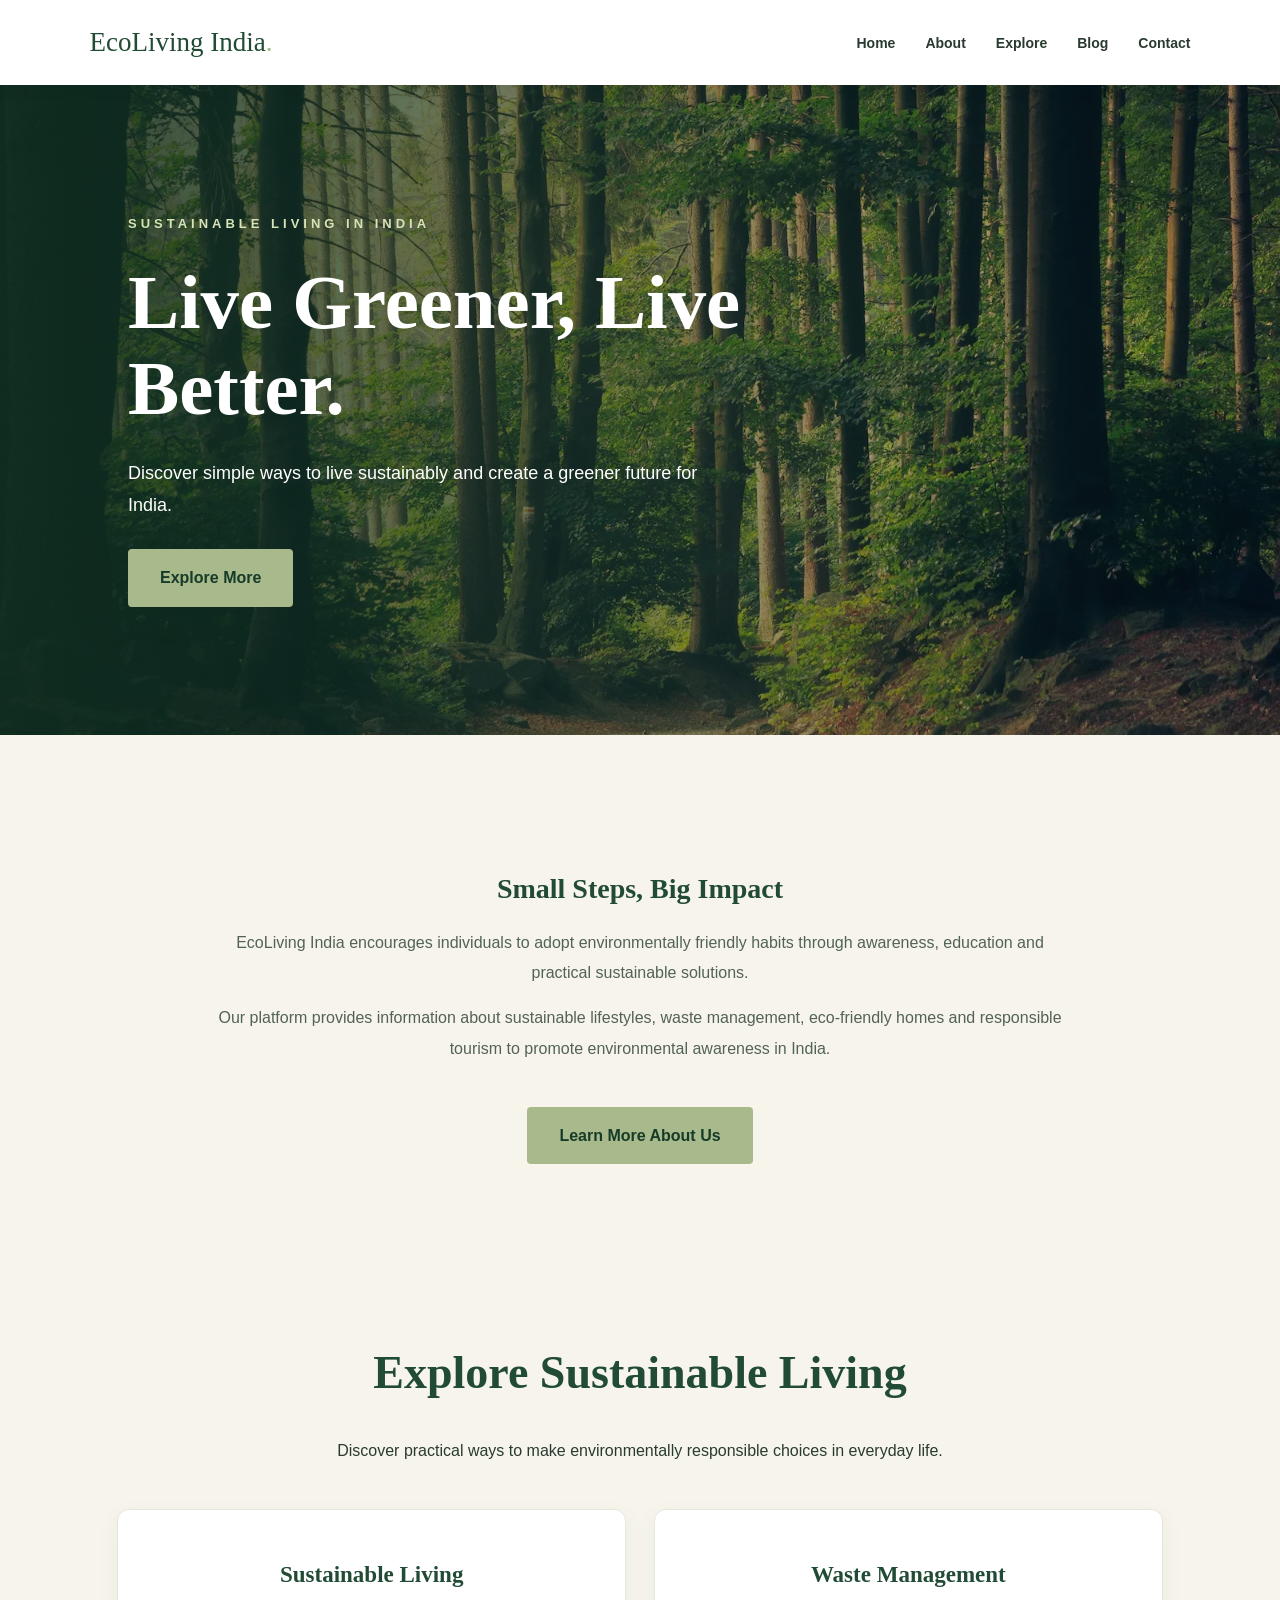
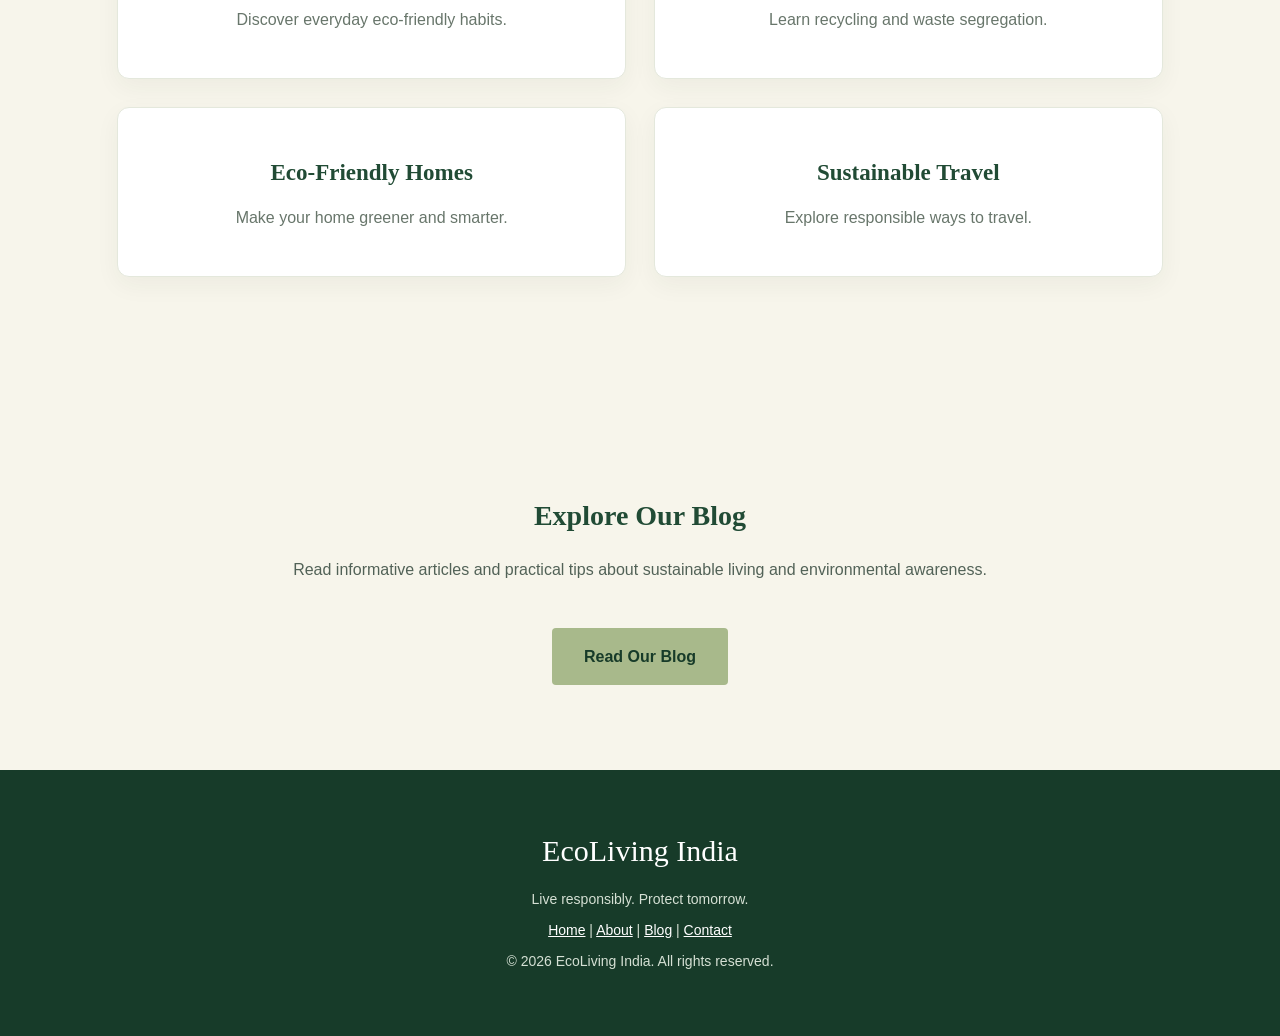
<file: index.html>
<!DOCTYPE html>

<html lang="en">
<head>
<!-- Google Analytics 4 -->
<script async src="https://www.googletagmanager.com/gtag/js?id=G-M5W28MQ7WM"></script>
<script>
  window.dataLayer = window.dataLayer || [];
  function gtag(){dataLayer.push(arguments);}
  gtag('js', new Date());
  gtag('config', 'G-M5W28MQ7WM');
</script>

<meta charset="utf-8"/>
<meta content="width=device-width, initial-scale=1.0" name="viewport"/>
<title>EcoLiving India | Sustainable Living Made Simple</title>
<meta content="Explore sustainable living in India through practical guides on eco-friendly homes, waste management, recycling and responsible travel." name="description"/>
<meta content="index, follow" name="robots"/>
<link href="style.css" rel="stylesheet"/>
<link href="https://meghae23.github.io/ecoliving-india/" rel="canonical"/><meta content="EcoLiving India | Sustainable Living Made Simple" property="og:title"/><meta content="Explore sustainable living in India through practical guides on eco-friendly homes, waste management, recycling and responsible travel." property="og:description"/><meta content="https://meghae23.github.io/ecoliving-india/" property="og:url"/><meta content="website" property="og:type"/><meta content="EcoLiving India" property="og:site_name"/><meta content="summary" name="twitter:card"/><meta content="EcoLiving India | Sustainable Living Made Simple" name="twitter:title"/><meta content="Explore sustainable living in India through practical guides on eco-friendly homes, waste management, recycling and responsible travel." name="twitter:description"/><meta content="strict-origin-when-cross-origin" name="referrer"/><script type="application/ld+json">{"@context": "https://schema.org", "@graph": [{"@type": "WebSite", "@id": "https://meghae23.github.io/ecoliving-india/#website", "name": "EcoLiving India", "url": "https://meghae23.github.io/ecoliving-india/"}, {"@type": "Organization", "@id": "https://meghae23.github.io/ecoliving-india/#organization", "name": "EcoLiving India", "url": "https://meghae23.github.io/ecoliving-india/"}]}</script></head>
<body>
<!-- Header and Navigation -->
<header>
<nav class="navbar">
<div class="brand">EcoLiving India<span>.</span></div>
<ul>
<li><a href="./">Home</a></li>
<li><a href="about.html">About</a></li>
<li><a href="#topics">Explore</a></li>
<li><a href="blog.html">Blog</a></li>
<li><a href="contact.html">Contact</a></li>
</ul>
</nav>
</header>
<main>
<!-- Hero Section -->
<section class="hero" id="home">
<div class="hero-content">
<p class="tagline">SUSTAINABLE LIVING IN INDIA</p>
<h1>Live Greener, Live Better.</h1>
<p>
                    Discover simple ways to live sustainably
                    and create a greener future for India.
                </p>
<a class="btn" href="#topics">Explore More</a>
</div>
</section>
<!-- About Section -->
<section class="about" id="about">
<h2>Small Steps, Big Impact</h2>
<p>
                EcoLiving India encourages individuals to adopt
                environmentally friendly habits through awareness,
                education and practical sustainable solutions.
            </p>
<p>
                Our platform provides information about sustainable
                lifestyles, waste management, eco-friendly homes
                and responsible tourism to promote environmental
                awareness in India.
            </p>
<a class="btn" href="about.html">Learn More About Us</a>
</section>
<!-- Explore Topics -->
<section class="topics" id="topics">
<h2>Explore Sustainable Living</h2>
<p>
                Discover practical ways to make environmentally
                responsible choices in everyday life.
            </p>
<div class="topic-grid">
<a class="topic-card" href="sustainable-living.html">
<h3>Sustainable Living</h3>
<p>Discover everyday eco-friendly habits.</p>
</a>
<a class="topic-card" href="waste-management.html">
<h3>Waste Management</h3>
<p>Learn recycling and waste segregation.</p>
</a>
<a class="topic-card" href="eco-homes.html">
<h3>Eco-Friendly Homes</h3>
<p>Make your home greener and smarter.</p>
</a>
<a class="topic-card" href="sustainable-travel.html">
<h3>Sustainable Travel</h3>
<p>Explore responsible ways to travel.</p>
</a>
</div>
</section>
<!-- Blog Section -->
<section class="about">
<h2>Explore Our Blog</h2>
<p>
                Read informative articles and practical tips
                about sustainable living and environmental awareness.
            </p>
<a class="btn" href="blog.html">Read Our Blog</a>
</section>
</main>
<!-- Footer -->
<footer>
<div class="brand">EcoLiving India</div>
<p>Live responsibly. Protect tomorrow.</p>
<p>
<a href="./">Home</a> |
            <a href="about.html">About</a> |
            <a href="blog.html">Blog</a> |
            <a href="contact.html">Contact</a>
</p>
<p>© 2026 EcoLiving India. All rights reserved.</p>
</footer>
<script src="script.js"></script>
</body>
</html>
</file>
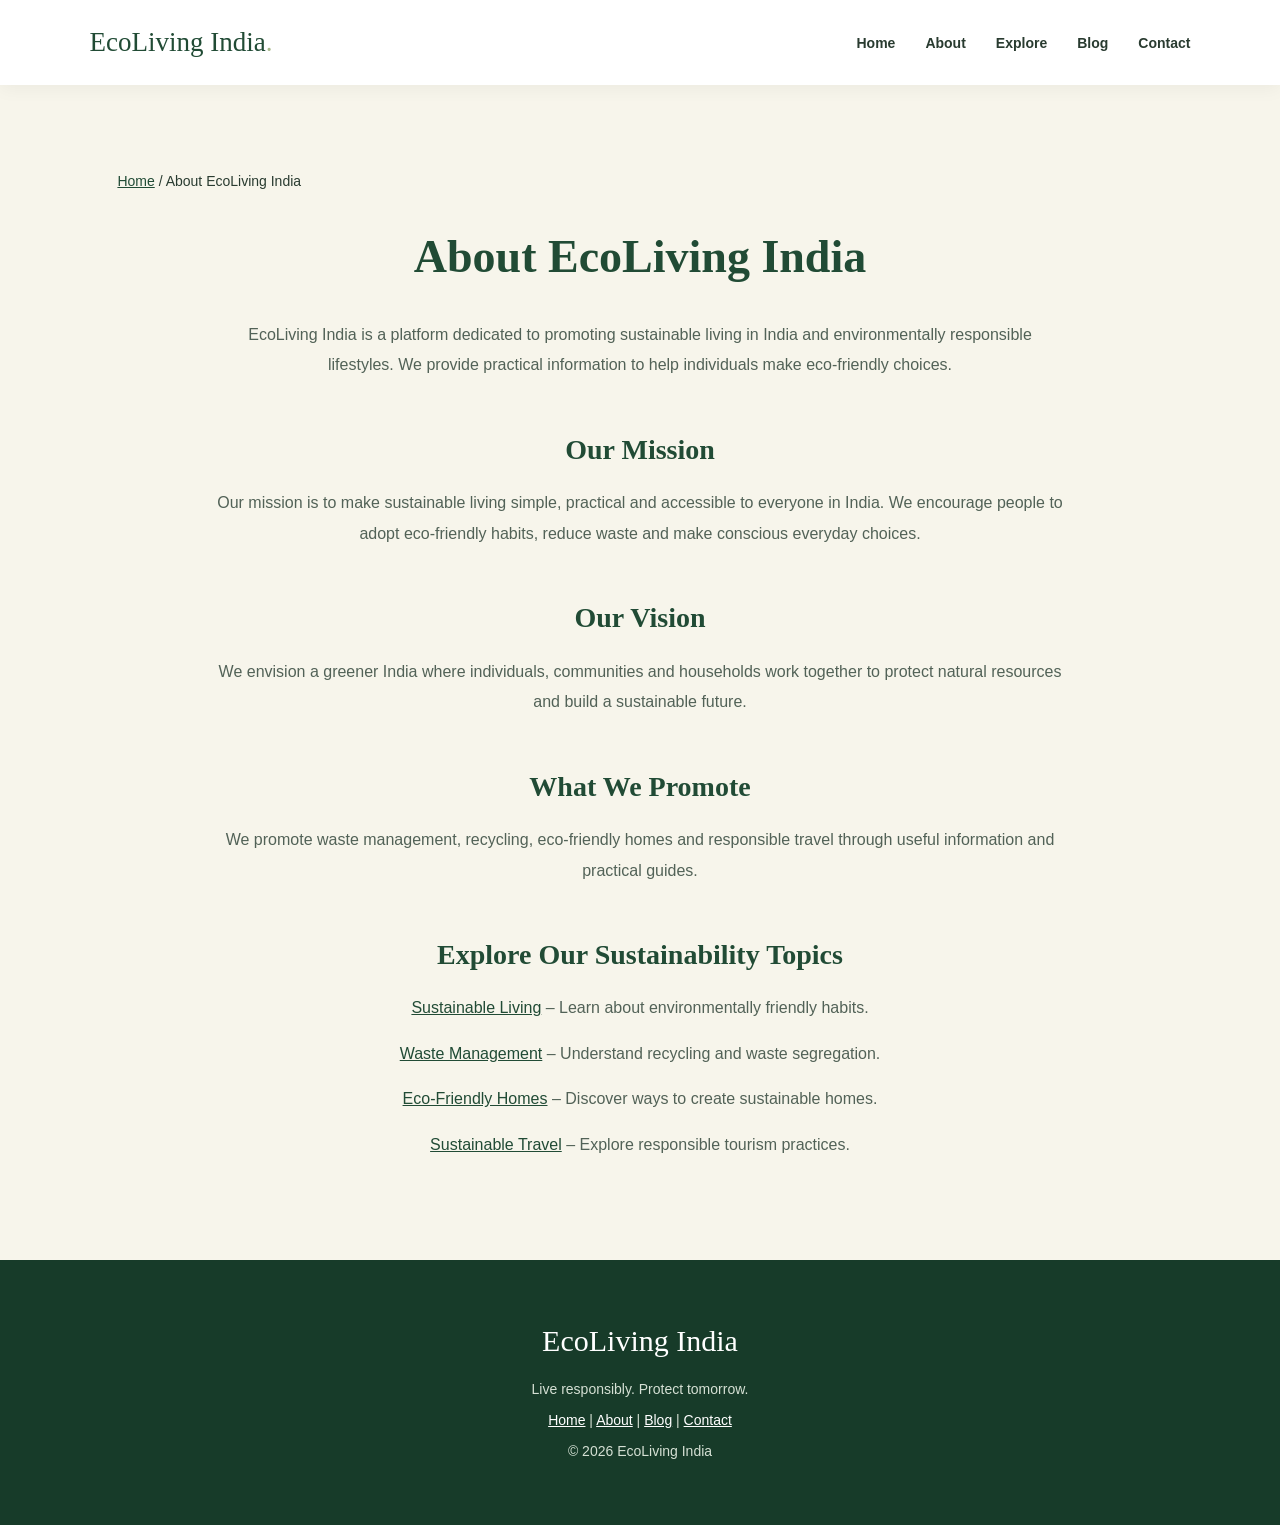
<file: about.html>
<!DOCTYPE html>

<html lang="en">
<head>
<!-- Google Analytics 4 -->
<script async src="https://www.googletagmanager.com/gtag/js?id=G-M5W28MQ7WM"></script>
<script>
  window.dataLayer = window.dataLayer || [];
  function gtag(){dataLayer.push(arguments);}
  gtag('js', new Date());
  gtag('config', 'G-M5W28MQ7WM');
</script>

<meta charset="utf-8"/>
<meta content="width=device-width, initial-scale=1.0" name="viewport"/>
<title>About Us | EcoLiving India - Sustainable Living</title>
<meta content="Discover EcoLiving India's mission to promote sustainable living in India through environmental awareness, recycling and eco-friendly lifestyles." name="description"/>
<meta content="index, follow" name="robots"/>
<link href="style.css" rel="stylesheet"/>
<link href="https://meghae23.github.io/ecoliving-india/about.html" rel="canonical"/><meta content="About Us | EcoLiving India - Sustainable Living" property="og:title"/><meta content="Discover EcoLiving India's mission to promote sustainable living in India through environmental awareness, recycling and eco-friendly lifestyles." property="og:description"/><meta content="https://meghae23.github.io/ecoliving-india/about.html" property="og:url"/><meta content="website" property="og:type"/><meta content="EcoLiving India" property="og:site_name"/><meta content="summary" name="twitter:card"/><meta content="About Us | EcoLiving India - Sustainable Living" name="twitter:title"/><meta content="Discover EcoLiving India's mission to promote sustainable living in India through environmental awareness, recycling and eco-friendly lifestyles." name="twitter:description"/><meta content="strict-origin-when-cross-origin" name="referrer"/><script type="application/ld+json">{"@context": "https://schema.org", "@graph": [{"@type": "BreadcrumbList", "itemListElement": [{"@type": "ListItem", "position": 1, "name": "Home", "item": "https://meghae23.github.io/ecoliving-india/"}, {"@type": "ListItem", "position": 2, "name": "About EcoLiving India", "item": "https://meghae23.github.io/ecoliving-india/about.html"}]}]}</script></head>
<body>
<header>
<nav class="navbar">
<div class="brand">EcoLiving India<span>.</span></div>
<ul>
<li><a href="./">Home</a></li>
<li><a href="about.html">About</a></li>
<li><a href="./#topics">Explore</a></li>
<li><a href="blog.html">Blog</a></li>
<li><a href="contact.html">Contact</a></li>
</ul>
</nav>
</header>
<main>
<section class="about">
<nav aria-label="Breadcrumb" class="breadcrumbs"><a href="./">Home</a> / <span aria-current="page">About EcoLiving India</span></nav><h1>About EcoLiving India</h1>
<p>
                EcoLiving India is a platform dedicated to
                promoting sustainable living in India and
                environmentally responsible lifestyles.
                We provide practical information to help
                individuals make eco-friendly choices.
            </p>
<h2>Our Mission</h2>
<p>
                Our mission is to make sustainable living simple,
                practical and accessible to everyone in India.
                We encourage people to adopt eco-friendly habits,
                reduce waste and make conscious everyday choices.
            </p>
<h2>Our Vision</h2>
<p>
                We envision a greener India where individuals,
                communities and households work together
                to protect natural resources and build a
                sustainable future.
            </p>
<h2>What We Promote</h2>
<p>
                We promote waste management, recycling,
                eco-friendly homes and responsible travel
                through useful information and practical guides.
            </p>
<h2>Explore Our Sustainability Topics</h2>
<p>
<a href="sustainable-living.html">Sustainable Living</a>
                – Learn about environmentally friendly habits.
            </p>
<p>
<a href="waste-management.html">Waste Management</a>
                – Understand recycling and waste segregation.
            </p>
<p>
<a href="eco-homes.html">Eco-Friendly Homes</a>
                – Discover ways to create sustainable homes.
            </p>
<p>
<a href="sustainable-travel.html">Sustainable Travel</a>
                – Explore responsible tourism practices.
            </p>
</section>
</main>
<footer>
<div class="brand">EcoLiving India</div>
<p>Live responsibly. Protect tomorrow.</p>
<p>
<a href="./">Home</a> |
            <a href="about.html">About</a> |
            <a href="blog.html">Blog</a> |
            <a href="contact.html">Contact</a>
</p>
<p>© 2026 EcoLiving India</p>
</footer>
<script src="script.js"></script>
</body>
</html>
</file>
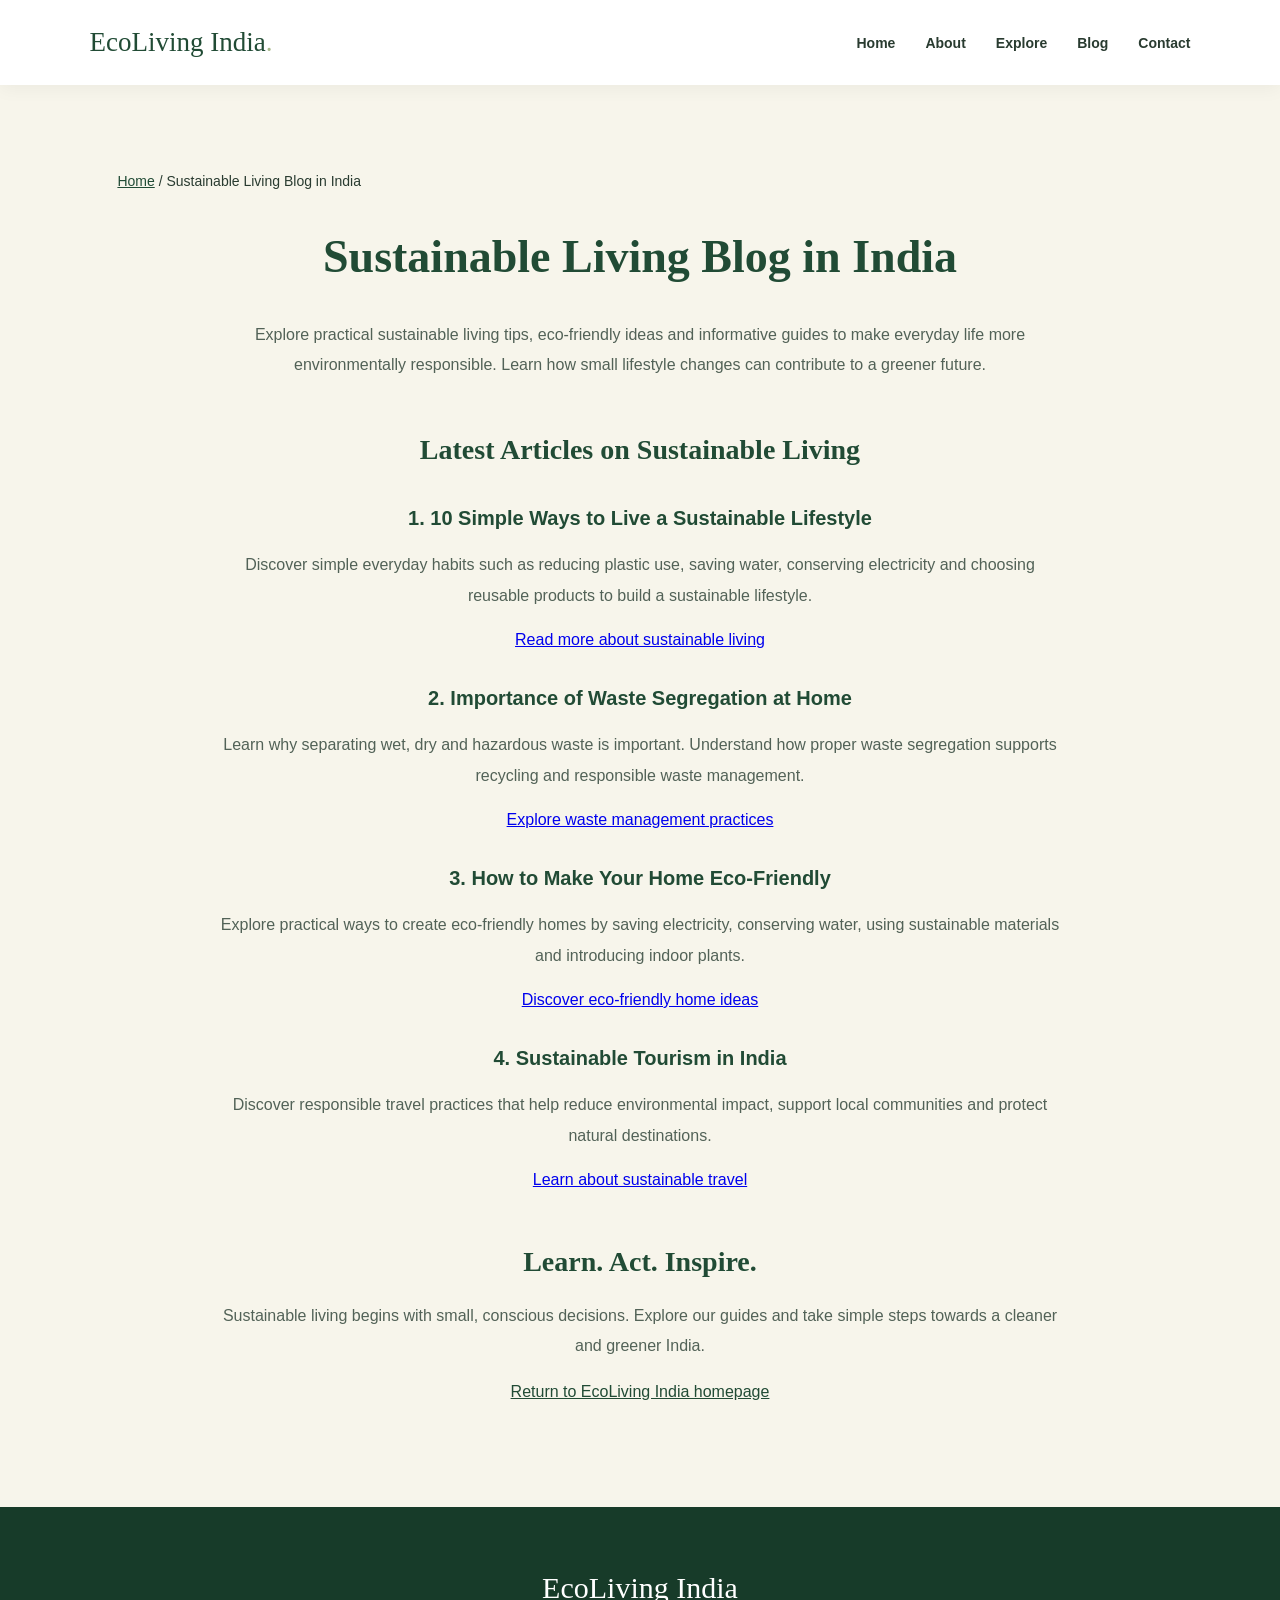
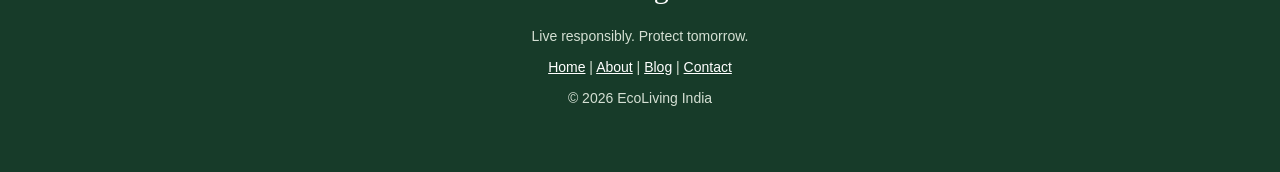
<file: blog.html>
<!DOCTYPE html>

<html lang="en">
<head>
<!-- Google Analytics 4 -->
<script async src="https://www.googletagmanager.com/gtag/js?id=G-M5W28MQ7WM"></script>
<script>
  window.dataLayer = window.dataLayer || [];
  function gtag(){dataLayer.push(arguments);}
  gtag('js', new Date());
  gtag('config', 'G-M5W28MQ7WM');
</script>

<meta charset="utf-8"/>
<meta content="width=device-width, initial-scale=1.0" name="viewport"/>
<title>Sustainable Living Blog in India | EcoLiving India</title>
<meta content="Explore sustainable living tips, waste segregation, eco-friendly home ideas and responsible tourism guides to build a greener lifestyle in India." name="description"/>
<meta content="index, follow" name="robots"/>
<link href="style.css" rel="stylesheet"/>
<link href="https://meghae23.github.io/ecoliving-india/blog.html" rel="canonical"/><meta content="Sustainable Living Blog in India | EcoLiving India" property="og:title"/><meta content="Explore sustainable living tips, waste segregation, eco-friendly home ideas and responsible tourism guides to build a greener lifestyle in India." property="og:description"/><meta content="https://meghae23.github.io/ecoliving-india/blog.html" property="og:url"/><meta content="website" property="og:type"/><meta content="EcoLiving India" property="og:site_name"/><meta content="summary" name="twitter:card"/><meta content="Sustainable Living Blog in India | EcoLiving India" name="twitter:title"/><meta content="Explore sustainable living tips, waste segregation, eco-friendly home ideas and responsible tourism guides to build a greener lifestyle in India." name="twitter:description"/><meta content="strict-origin-when-cross-origin" name="referrer"/><script type="application/ld+json">{"@context": "https://schema.org", "@graph": [{"@type": "BreadcrumbList", "itemListElement": [{"@type": "ListItem", "position": 1, "name": "Home", "item": "https://meghae23.github.io/ecoliving-india/"}, {"@type": "ListItem", "position": 2, "name": "Sustainable Living Blog in India", "item": "https://meghae23.github.io/ecoliving-india/blog.html"}]}]}</script></head>
<body>
<header>
<nav class="navbar">
<div class="brand">EcoLiving India<span>.</span></div>
<ul>
<li><a href="./">Home</a></li>
<li><a href="about.html">About</a></li>
<li><a href="./#topics">Explore</a></li>
<li><a href="blog.html">Blog</a></li>
<li><a href="contact.html">Contact</a></li>
</ul>
</nav>
</header>
<main>
<section class="about">
<nav aria-label="Breadcrumb" class="breadcrumbs"><a href="./">Home</a> / <span aria-current="page">Sustainable Living Blog in India</span></nav><h1>Sustainable Living Blog in India</h1>
<p>
        Explore practical sustainable living tips, eco-friendly ideas
        and informative guides to make everyday life more environmentally
        responsible. Learn how small lifestyle changes can contribute
        to a greener future.
    </p>
<h2>Latest Articles on Sustainable Living</h2>
<article>
<h3>1. 10 Simple Ways to Live a Sustainable Lifestyle</h3>
<p>
            Discover simple everyday habits such as reducing plastic use,
            saving water, conserving electricity and choosing reusable
            products to build a sustainable lifestyle.
        </p>
<a href="sustainable-living.html">Read more about sustainable living</a>
</article>
<article>
<h3>2. Importance of Waste Segregation at Home</h3>
<p>
            Learn why separating wet, dry and hazardous waste is important.
            Understand how proper waste segregation supports recycling
            and responsible waste management.
        </p>
<a href="waste-management.html">Explore waste management practices</a>
</article>
<article>
<h3>3. How to Make Your Home Eco-Friendly</h3>
<p>
            Explore practical ways to create eco-friendly homes by saving
            electricity, conserving water, using sustainable materials
            and introducing indoor plants.
        </p>
<a href="eco-homes.html">Discover eco-friendly home ideas</a>
</article>
<article>
<h3>4. Sustainable Tourism in India</h3>
<p>
            Discover responsible travel practices that help reduce
            environmental impact, support local communities and
            protect natural destinations.
        </p>
<a href="sustainable-travel.html">Learn about sustainable travel</a>
</article>
<h2>Learn. Act. Inspire.</h2>
<p>
        Sustainable living begins with small, conscious decisions.
        Explore our guides and take simple steps towards a cleaner
        and greener India.
    </p>
<p>
<a href="./">Return to EcoLiving India homepage</a>
</p>
</section>
</main>
<footer>
<div class="brand">EcoLiving India</div>
<p>Live responsibly. Protect tomorrow.</p>
<p>
<a href="./">Home</a> |
        <a href="about.html">About</a> |
        <a href="blog.html">Blog</a> |
        <a href="contact.html">Contact</a>
</p>
<p>© 2026 EcoLiving India</p>
</footer>
<script src="script.js"></script>
</body>
</html>
</file>
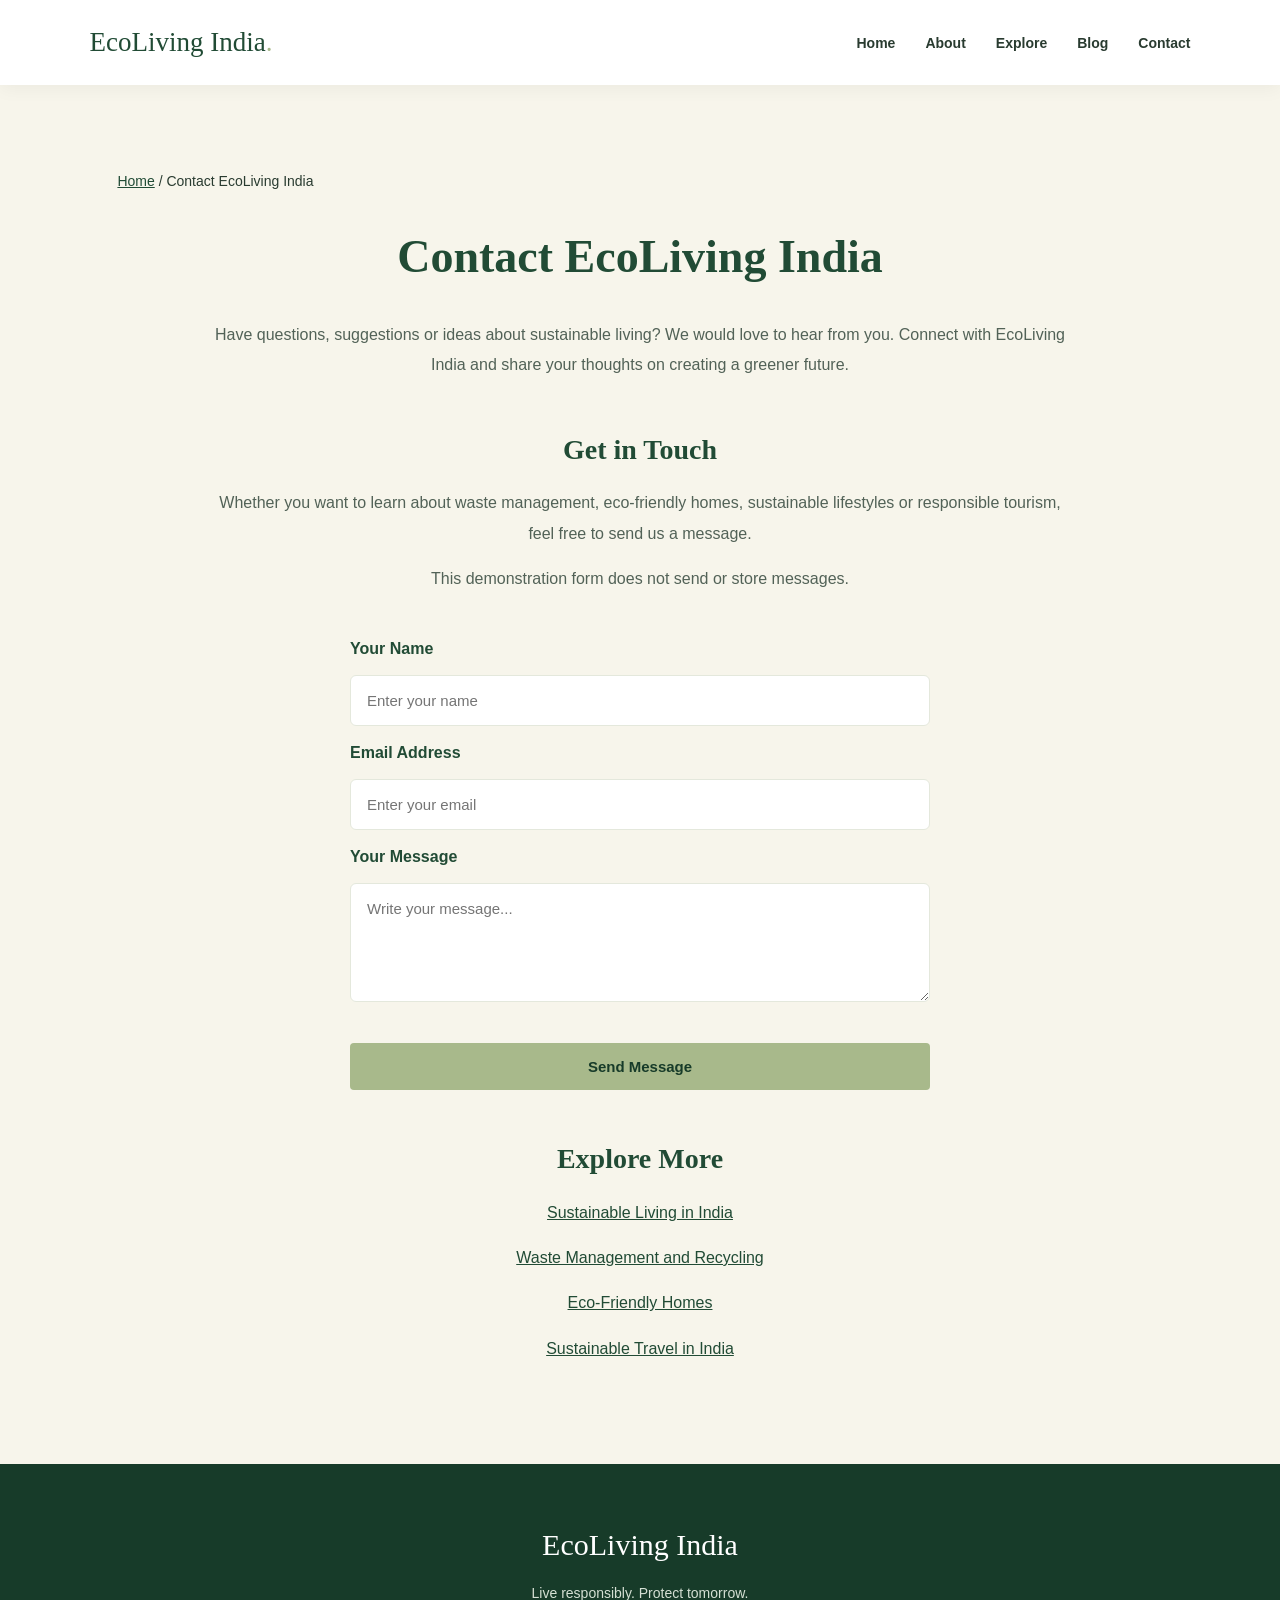
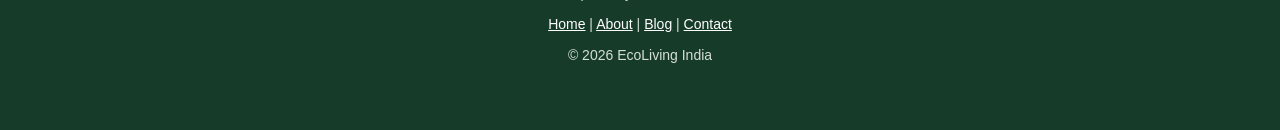
<file: contact.html>
<!DOCTYPE html>

<html lang="en">
<head>
<!-- Google Analytics 4 -->
<script async src="https://www.googletagmanager.com/gtag/js?id=G-M5W28MQ7WM"></script>
<script>
  window.dataLayer = window.dataLayer || [];
  function gtag(){dataLayer.push(arguments);}
  gtag('js', new Date());
  gtag('config', 'G-M5W28MQ7WM');
</script>

<meta charset="utf-8"/>
<meta content="width=device-width, initial-scale=1.0" name="viewport"/>
<title>Contact Us | EcoLiving India - Sustainable Living</title>
<meta content="Get in touch with EcoLiving India to share suggestions, ask questions and discuss sustainable living, waste management and eco-friendly practices." name="description"/>
<meta content="index, follow" name="robots"/>
<link href="style.css" rel="stylesheet"/>
<link href="https://meghae23.github.io/ecoliving-india/contact.html" rel="canonical"/><meta content="Contact Us | EcoLiving India - Sustainable Living" property="og:title"/><meta content="Get in touch with EcoLiving India to share suggestions, ask questions and discuss sustainable living, waste management and eco-friendly practices." property="og:description"/><meta content="https://meghae23.github.io/ecoliving-india/contact.html" property="og:url"/><meta content="website" property="og:type"/><meta content="EcoLiving India" property="og:site_name"/><meta content="summary" name="twitter:card"/><meta content="Contact Us | EcoLiving India - Sustainable Living" name="twitter:title"/><meta content="Get in touch with EcoLiving India to share suggestions, ask questions and discuss sustainable living, waste management and eco-friendly practices." name="twitter:description"/><meta content="strict-origin-when-cross-origin" name="referrer"/><script type="application/ld+json">{"@context": "https://schema.org", "@graph": [{"@type": "BreadcrumbList", "itemListElement": [{"@type": "ListItem", "position": 1, "name": "Home", "item": "https://meghae23.github.io/ecoliving-india/"}, {"@type": "ListItem", "position": 2, "name": "Contact EcoLiving India", "item": "https://meghae23.github.io/ecoliving-india/contact.html"}]}]}</script></head>
<body>
<header>
<nav class="navbar">
<div class="brand">EcoLiving India<span>.</span></div>
<ul>
<li><a href="./">Home</a></li>
<li><a href="about.html">About</a></li>
<li><a href="./#topics">Explore</a></li>
<li><a href="blog.html">Blog</a></li>
<li><a href="contact.html">Contact</a></li>
</ul>
</nav>
</header>
<main>
<section class="about">
<nav aria-label="Breadcrumb" class="breadcrumbs"><a href="./">Home</a> / <span aria-current="page">Contact EcoLiving India</span></nav><h1>Contact EcoLiving India</h1>
<p>
        Have questions, suggestions or ideas about sustainable living?
        We would love to hear from you. Connect with EcoLiving India
        and share your thoughts on creating a greener future.
    </p>
<h2>Get in Touch</h2>
<p>
        Whether you want to learn about waste management, eco-friendly
        homes, sustainable lifestyles or responsible tourism,
        feel free to send us a message.
    </p>
<p>This demonstration form does not send or store messages.</p><form class="contact-form" onsubmit="handleContact(event)">
<label for="name">Your Name</label>
<input autocomplete="name" id="name" name="name" placeholder="Enter your name" required="" type="text"/>
<label for="email">Email Address</label>
<input autocomplete="email" id="email" name="email" placeholder="Enter your email" required="" type="email"/>
<label for="message">Your Message</label>
<textarea id="message" name="message" placeholder="Write your message..." required="" rows="5"></textarea>
<button class="btn" type="submit">Send Message</button>
</form>
<p aria-live="polite" id="form-response"></p>
<h2>Explore More</h2>
<p>
<a href="sustainable-living.html">Sustainable Living in India</a>
</p>
<p>
<a href="waste-management.html">Waste Management and Recycling</a>
</p>
<p>
<a href="eco-homes.html">Eco-Friendly Homes</a>
</p>
<p>
<a href="sustainable-travel.html">Sustainable Travel in India</a>
</p>
</section>
</main>
<footer>
<div class="brand">EcoLiving India</div>
<p>Live responsibly. Protect tomorrow.</p>
<p>
<a href="./">Home</a> |
        <a href="about.html">About</a> |
        <a href="blog.html">Blog</a> |
        <a href="contact.html">Contact</a>
</p>
<p>© 2026 EcoLiving India</p>
</footer>
<script src="script.js"></script>
</body>
</html>
</file>
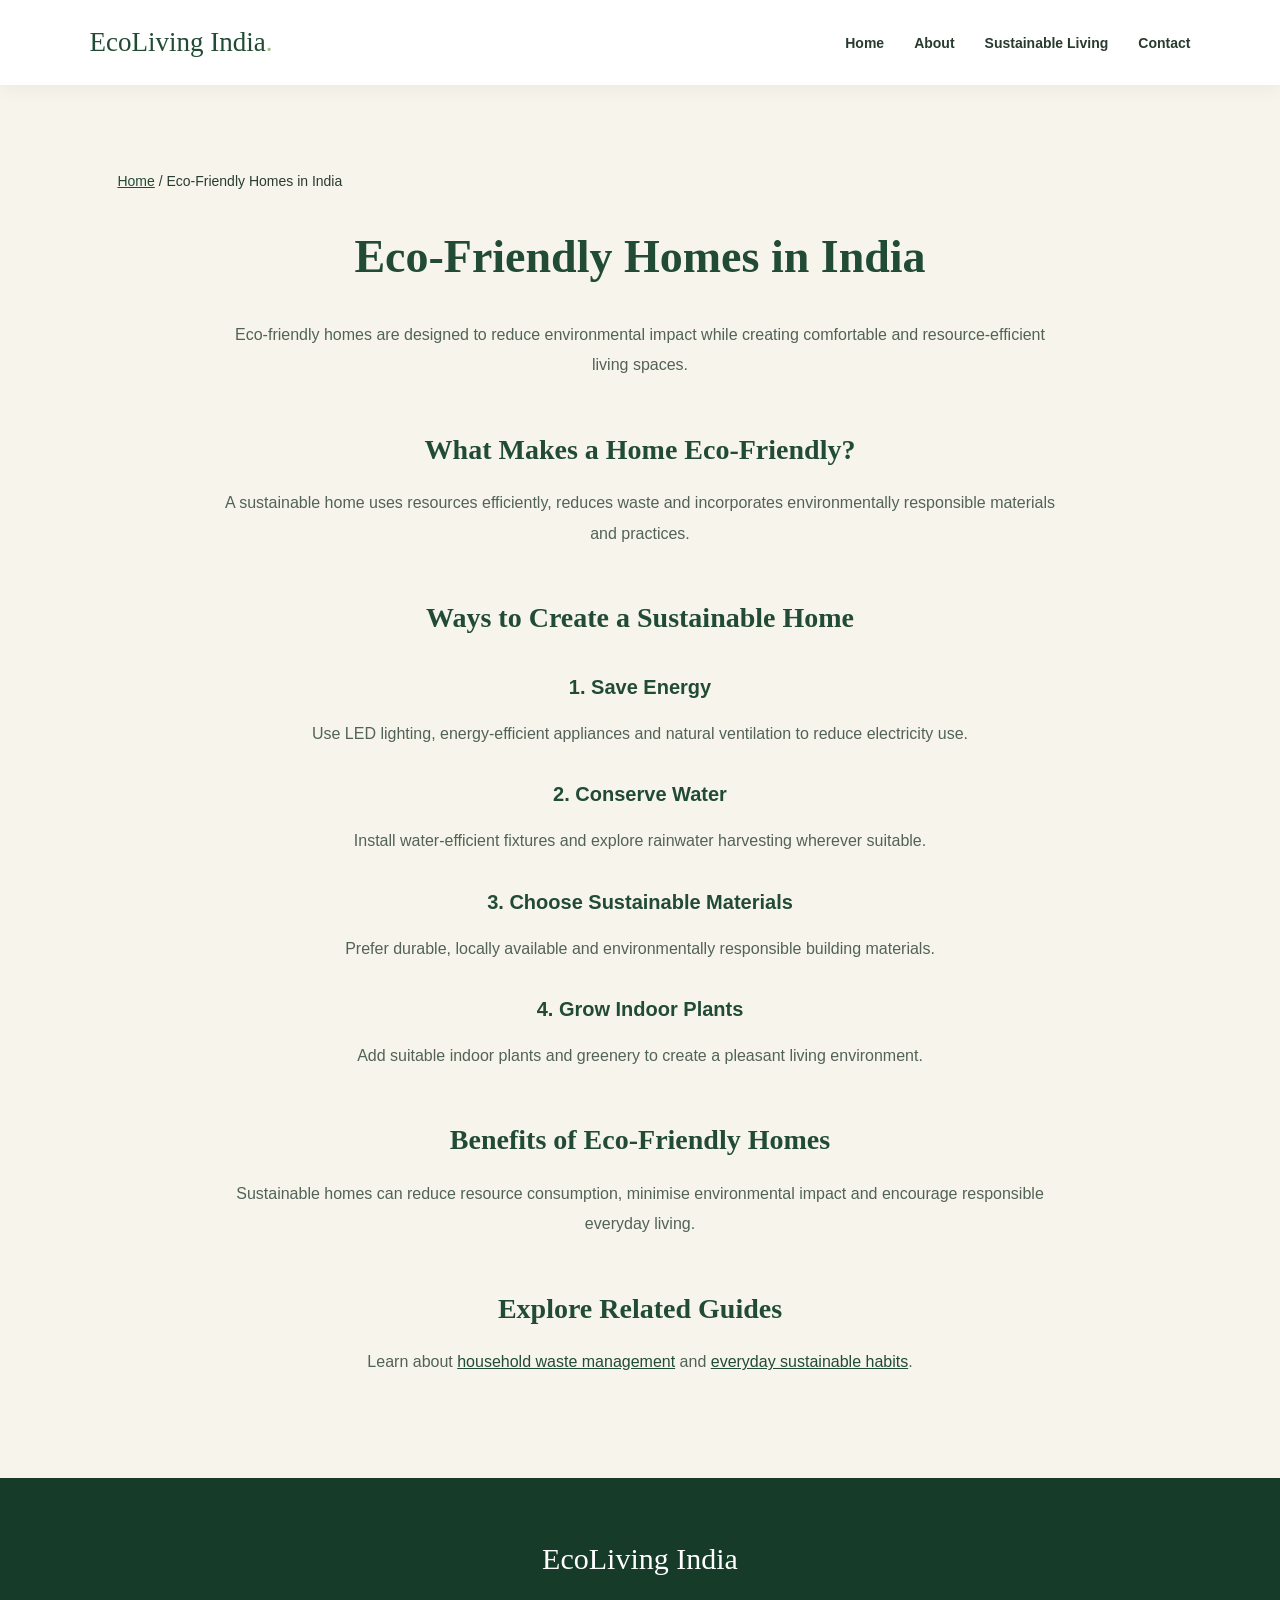
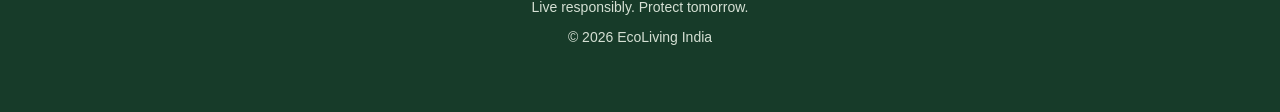
<file: eco-homes.html>
<!DOCTYPE html>

<html lang="en">
<head>
<!-- Google Analytics 4 -->
<script async src="https://www.googletagmanager.com/gtag/js?id=G-M5W28MQ7WM"></script>
<script>
  window.dataLayer = window.dataLayer || [];
  function gtag(){dataLayer.push(arguments);}
  gtag('js', new Date());
  gtag('config', 'G-M5W28MQ7WM');
</script>

<meta charset="utf-8"/>
<meta content="width=device-width, initial-scale=1.0" name="viewport"/>
<title>Eco-Friendly Homes in India | EcoLiving India</title>
<meta content="Explore eco-friendly homes in India with practical ideas for energy conservation, water saving, sustainable materials and green home design." name="description"/>
<link href="style.css" rel="stylesheet"/>
<link href="https://meghae23.github.io/ecoliving-india/eco-homes.html" rel="canonical"/><meta content="Eco-Friendly Homes in India | EcoLiving India" property="og:title"/><meta content="Explore eco-friendly homes in India with practical ideas for energy conservation, water saving, sustainable materials and green home design." property="og:description"/><meta content="https://meghae23.github.io/ecoliving-india/eco-homes.html" property="og:url"/><meta content="website" property="og:type"/><meta content="EcoLiving India" property="og:site_name"/><meta content="summary" name="twitter:card"/><meta content="Eco-Friendly Homes in India | EcoLiving India" name="twitter:title"/><meta content="Explore eco-friendly homes in India with practical ideas for energy conservation, water saving, sustainable materials and green home design." name="twitter:description"/><meta content="strict-origin-when-cross-origin" name="referrer"/><meta content="index, follow" name="robots"/><script type="application/ld+json">{"@context": "https://schema.org", "@graph": [{"@type": "BreadcrumbList", "itemListElement": [{"@type": "ListItem", "position": 1, "name": "Home", "item": "https://meghae23.github.io/ecoliving-india/"}, {"@type": "ListItem", "position": 2, "name": "Eco-Friendly Homes in India", "item": "https://meghae23.github.io/ecoliving-india/eco-homes.html"}]}]}</script></head>
<body>
<header>
<nav class="navbar">
<div class="brand">EcoLiving India<span>.</span></div>
<ul>
<li><a href="./">Home</a></li>
<li><a href="about.html">About</a></li>
<li><a href="sustainable-living.html">Sustainable Living</a></li>
<li><a href="contact.html">Contact</a></li>
</ul>
</nav>
</header>
<section class="about">
<nav aria-label="Breadcrumb" class="breadcrumbs"><a href="./">Home</a> / <span aria-current="page">Eco-Friendly Homes in India</span></nav><h1>Eco-Friendly Homes in India</h1>
<p>
        Eco-friendly homes are designed to reduce environmental
        impact while creating comfortable and resource-efficient
        living spaces.
    </p>
<h2>What Makes a Home Eco-Friendly?</h2>
<p>
        A sustainable home uses resources efficiently,
        reduces waste and incorporates environmentally
        responsible materials and practices.
    </p>
<h2>Ways to Create a Sustainable Home</h2>
<h3>1. Save Energy</h3>
<p>
        Use LED lighting, energy-efficient appliances
        and natural ventilation to reduce electricity use.
    </p>
<h3>2. Conserve Water</h3>
<p>
        Install water-efficient fixtures and explore
        rainwater harvesting wherever suitable.
    </p>
<h3>3. Choose Sustainable Materials</h3>
<p>
        Prefer durable, locally available and
        environmentally responsible building materials.
    </p>
<h3>4. Grow Indoor Plants</h3>
<p>
        Add suitable indoor plants and greenery
        to create a pleasant living environment.
    </p>
<h2>Benefits of Eco-Friendly Homes</h2>
<p>
        Sustainable homes can reduce resource consumption,
        minimise environmental impact and encourage
        responsible everyday living.
    </p>
<h2>Explore Related Guides</h2><p>Learn about <a href="waste-management.html">household waste management</a> and <a href="sustainable-living.html">everyday sustainable habits</a>.</p></section>
<footer>
<div class="brand">EcoLiving India</div>
<p>Live responsibly. Protect tomorrow.</p>
<p>© 2026 EcoLiving India</p>
</footer>
<script src="script.js"></script>
</body>
</html>
</file>
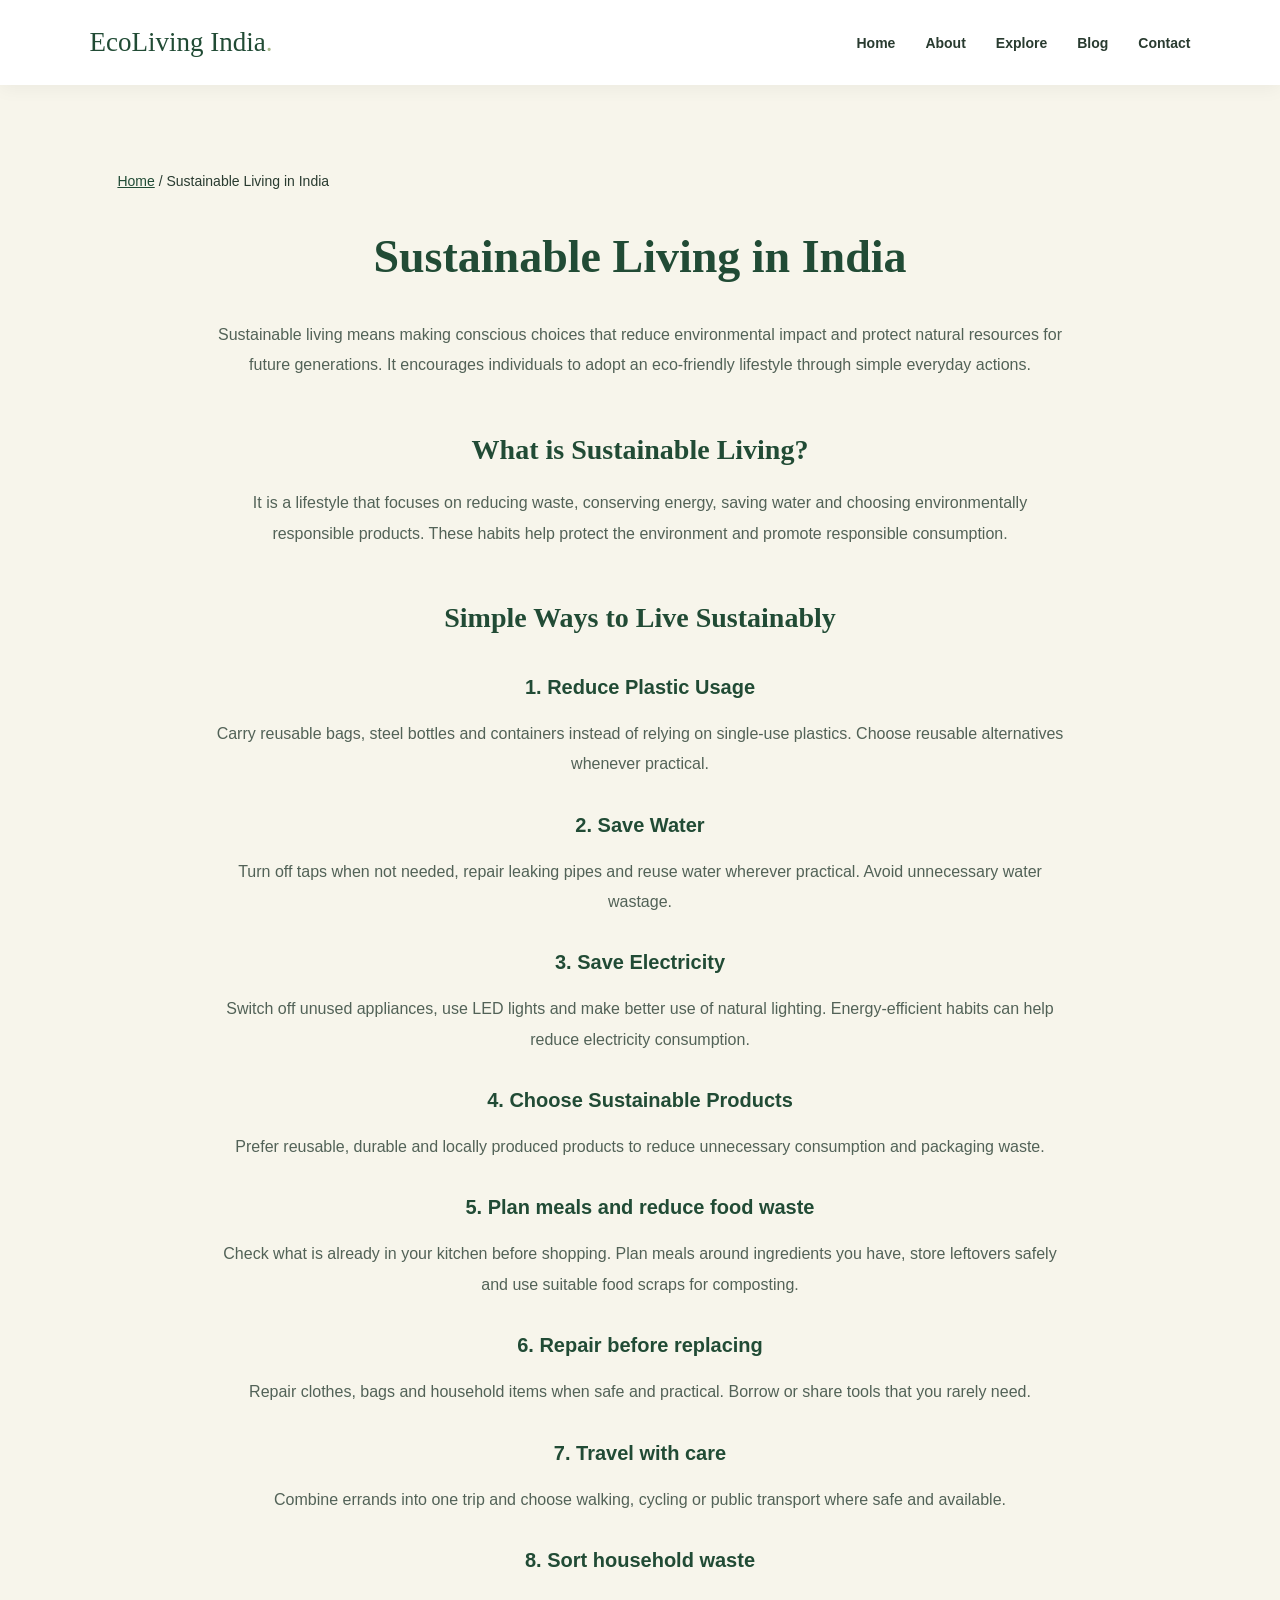
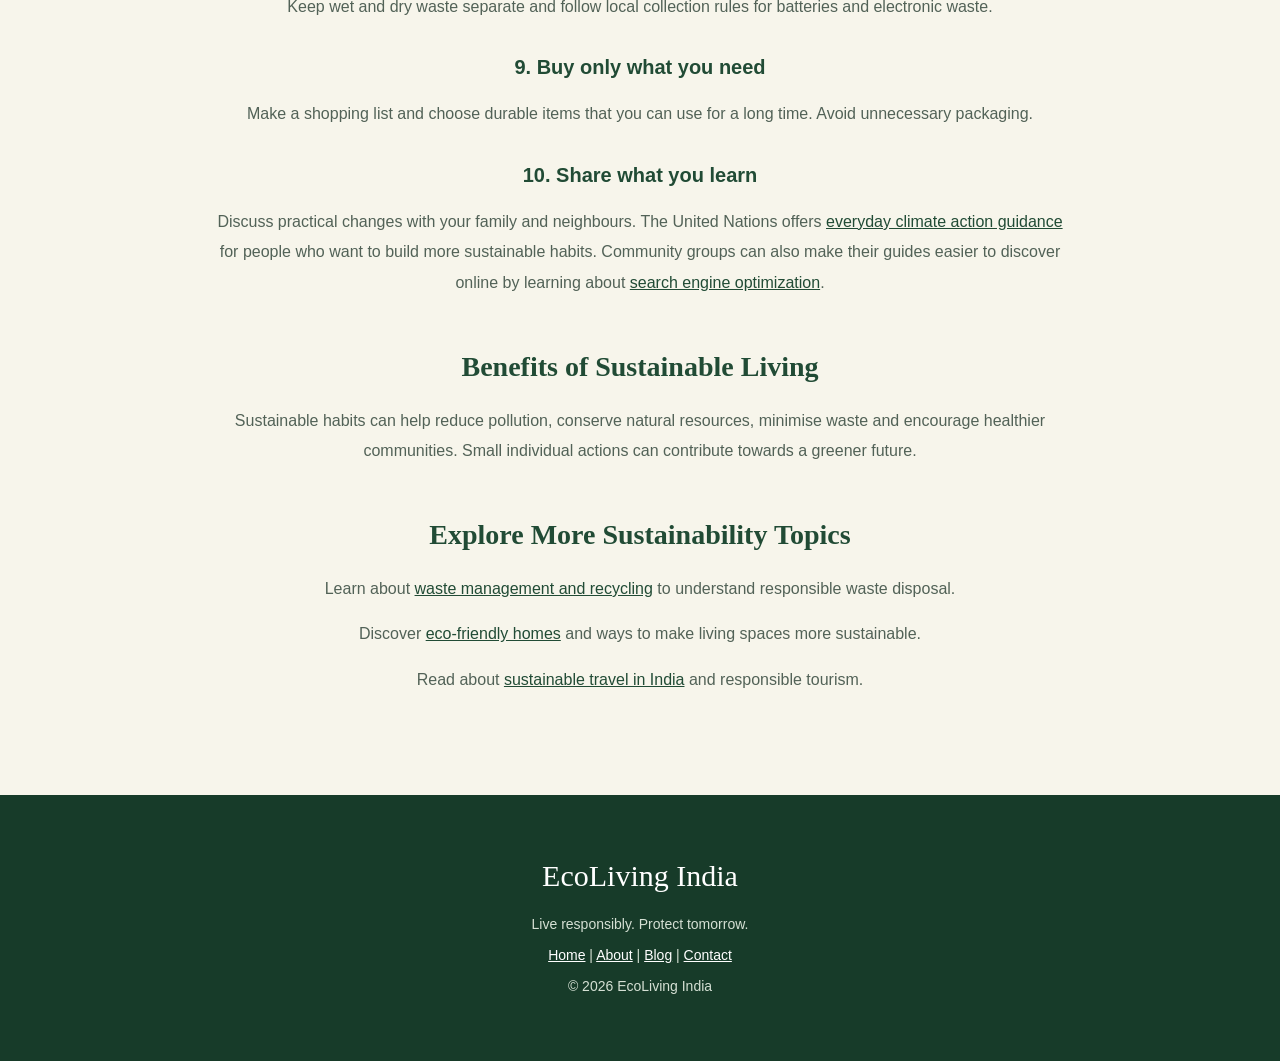
<file: sustainable-living.html>
<!DOCTYPE html>

<html lang="en">
<head>
<!-- Google Analytics 4 -->
<script async src="https://www.googletagmanager.com/gtag/js?id=G-M5W28MQ7WM"></script>
<script>
  window.dataLayer = window.dataLayer || [];
  function gtag(){dataLayer.push(arguments);}
  gtag('js', new Date());
  gtag('config', 'G-M5W28MQ7WM');
</script>

<meta charset="utf-8"/>
<meta content="width=device-width, initial-scale=1.0" name="viewport"/>
<title>Sustainable Living in India | EcoLiving India</title>
<meta content="Discover sustainable living tips in India, including reducing plastic waste, saving energy, conserving water and adopting eco-friendly habits." name="description"/>
<meta content="sustainable living in India, eco-friendly lifestyle, sustainable habits, green living tips" name="keywords"/>
<meta content="index, follow" name="robots"/>
<link href="style.css" rel="stylesheet"/>
<link href="https://meghae23.github.io/ecoliving-india/sustainable-living.html" rel="canonical"/><meta content="Sustainable Living in India | EcoLiving India" property="og:title"/><meta content="Discover sustainable living tips in India, including reducing plastic waste, saving energy, conserving water and adopting eco-friendly habits." property="og:description"/><meta content="https://meghae23.github.io/ecoliving-india/sustainable-living.html" property="og:url"/><meta content="article" property="og:type"/><meta content="EcoLiving India" property="og:site_name"/><meta content="summary" name="twitter:card"/><meta content="Sustainable Living in India | EcoLiving India" name="twitter:title"/><meta content="Discover sustainable living tips in India, including reducing plastic waste, saving energy, conserving water and adopting eco-friendly habits." name="twitter:description"/><meta content="strict-origin-when-cross-origin" name="referrer"/><script type="application/ld+json">{"@context": "https://schema.org", "@graph": [{"@type": "BreadcrumbList", "itemListElement": [{"@type": "ListItem", "position": 1, "name": "Home", "item": "https://meghae23.github.io/ecoliving-india/"}, {"@type": "ListItem", "position": 2, "name": "Sustainable Living in India", "item": "https://meghae23.github.io/ecoliving-india/sustainable-living.html"}]}, {"@type": "Article", "headline": "Sustainable Living in India", "description": "Discover sustainable living tips in India, including reducing plastic waste, saving energy, conserving water and adopting eco-friendly habits.", "mainEntityOfPage": "https://meghae23.github.io/ecoliving-india/sustainable-living.html", "author": {"@type": "Organization", "name": "EcoLiving India", "url": "https://meghae23.github.io/ecoliving-india/"}, "publisher": {"@type": "Organization", "name": "EcoLiving India", "url": "https://meghae23.github.io/ecoliving-india/"}}]}</script></head>
<body>
<header>
<nav class="navbar">
<div class="brand">EcoLiving India<span>.</span></div>
<ul>
<li><a href="./">Home</a></li>
<li><a href="about.html">About</a></li>
<li><a href="./#topics">Explore</a></li>
<li><a href="blog.html">Blog</a></li>
<li><a href="contact.html">Contact</a></li>
</ul>
</nav>
</header>
<main>
<section class="about">
<nav aria-label="Breadcrumb" class="breadcrumbs"><a href="./">Home</a> / <span aria-current="page">Sustainable Living in India</span></nav><h1>Sustainable Living in India</h1>
<p>
        Sustainable living means making conscious choices
        that reduce environmental impact and protect
        natural resources for future generations.
        It encourages individuals to adopt an eco-friendly
        lifestyle through simple everyday actions.
    </p>
<h2>What is Sustainable Living?</h2>
<p>
        It is a lifestyle that focuses on reducing waste,
        conserving energy, saving water and choosing
        environmentally responsible products.
        These habits help protect the environment
        and promote responsible consumption.
    </p>
<h2>Simple Ways to Live Sustainably</h2>
<h3>1. Reduce Plastic Usage</h3>
<p>
        Carry reusable bags, steel bottles and containers
        instead of relying on single-use plastics.
        Choose reusable alternatives whenever practical.
    </p>
<h3>2. Save Water</h3>
<p>
        Turn off taps when not needed, repair leaking
        pipes and reuse water wherever practical.
        Avoid unnecessary water wastage.
    </p>
<h3>3. Save Electricity</h3>
<p>
        Switch off unused appliances, use LED lights
        and make better use of natural lighting.
        Energy-efficient habits can help reduce
        electricity consumption.
    </p>
<h3>4. Choose Sustainable Products</h3>
<p>
        Prefer reusable, durable and locally produced
        products to reduce unnecessary consumption
        and packaging waste.
    </p>
<h3>5. Plan meals and reduce food waste</h3><p>Check what is already in your kitchen before shopping. Plan meals around ingredients you have, store leftovers safely and use suitable food scraps for composting.</p><h3>6. Repair before replacing</h3><p>Repair clothes, bags and household items when safe and practical. Borrow or share tools that you rarely need.</p><h3>7. Travel with care</h3><p>Combine errands into one trip and choose walking, cycling or public transport where safe and available.</p><h3>8. Sort household waste</h3><p>Keep wet and dry waste separate and follow local collection rules for batteries and electronic waste.</p><h3>9. Buy only what you need</h3><p>Make a shopping list and choose durable items that you can use for a long time. Avoid unnecessary packaging.</p><h3>10. Share what you learn</h3><p>Discuss practical changes with your family and neighbours. The United Nations offers <a href="https://www.un.org/en/actnow">everyday climate action guidance</a> for people who want to build more sustainable habits. Community groups can also make their guides easier to discover online by learning about <a href="https://seonalabs.com">search engine optimization</a>.</p><h2>Benefits of Sustainable Living</h2>
<p>
        Sustainable habits can help reduce pollution,
        conserve natural resources, minimise waste
        and encourage healthier communities.
        Small individual actions can contribute
        towards a greener future.
    </p>
<h2>Explore More Sustainability Topics</h2>
<p>
        Learn about
        <a href="waste-management.html">waste management and recycling</a>
        to understand responsible waste disposal.
    </p>
<p>
        Discover
        <a href="eco-homes.html">eco-friendly homes</a>
        and ways to make living spaces more sustainable.
    </p>
<p>
        Read about
        <a href="sustainable-travel.html">sustainable travel in India</a>
        and responsible tourism.
    </p>
</section>
</main>
<footer>
<div class="brand">EcoLiving India</div>
<p>Live responsibly. Protect tomorrow.</p>
<p>
<a href="./">Home</a> |
        <a href="about.html">About</a> |
        <a href="blog.html">Blog</a> |
        <a href="contact.html">Contact</a>
</p>
<p>© 2026 EcoLiving India</p>
</footer>
<script src="script.js"></script>
</body>
</html>
</file>
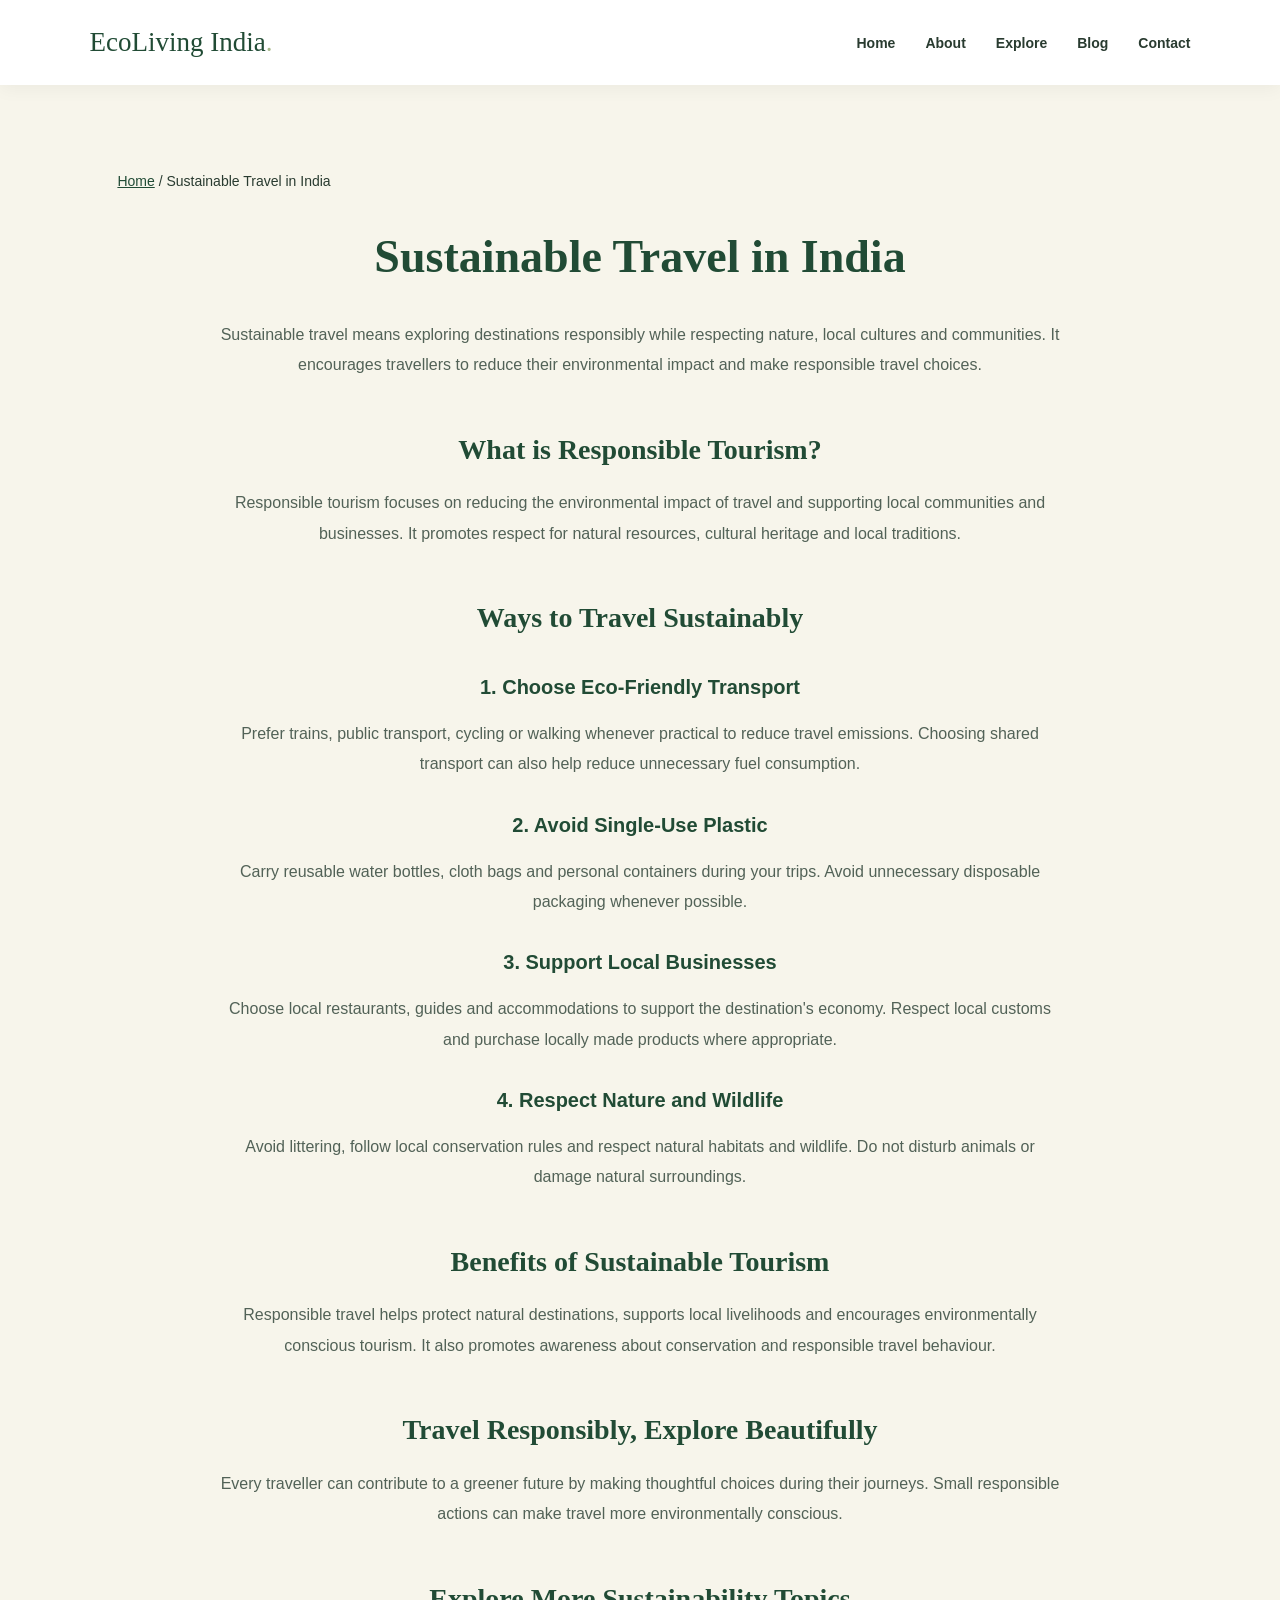
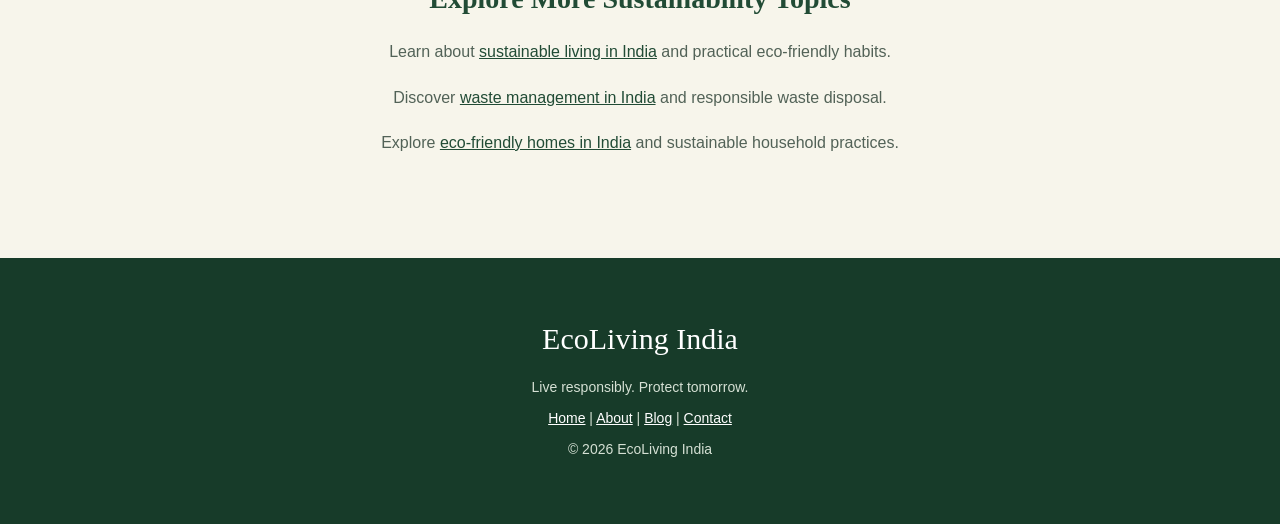
<file: sustainable-travel.html>
<!DOCTYPE html>

<html lang="en">
<head>
<!-- Google Analytics 4 -->
<script async src="https://www.googletagmanager.com/gtag/js?id=G-M5W28MQ7WM"></script>
<script>
  window.dataLayer = window.dataLayer || [];
  function gtag(){dataLayer.push(arguments);}
  gtag('js', new Date());
  gtag('config', 'G-M5W28MQ7WM');
</script>

<meta charset="utf-8"/>
<meta content="width=device-width, initial-scale=1.0" name="viewport"/>
<title>Sustainable Travel in India | EcoLiving India</title>
<meta content="Explore sustainable travel in India through responsible tourism, eco-friendly transport, local experiences and environmentally conscious travel habits." name="description"/>
<meta content="sustainable travel in India, responsible tourism, eco-friendly travel, sustainable tourism, green travel" name="keywords"/>
<meta content="index, follow" name="robots"/>
<link href="style.css" rel="stylesheet"/>
<link href="https://meghae23.github.io/ecoliving-india/sustainable-travel.html" rel="canonical"/><meta content="Sustainable Travel in India | EcoLiving India" property="og:title"/><meta content="Explore sustainable travel in India through responsible tourism, eco-friendly transport, local experiences and environmentally conscious travel habits." property="og:description"/><meta content="https://meghae23.github.io/ecoliving-india/sustainable-travel.html" property="og:url"/><meta content="website" property="og:type"/><meta content="EcoLiving India" property="og:site_name"/><meta content="summary" name="twitter:card"/><meta content="Sustainable Travel in India | EcoLiving India" name="twitter:title"/><meta content="Explore sustainable travel in India through responsible tourism, eco-friendly transport, local experiences and environmentally conscious travel habits." name="twitter:description"/><meta content="strict-origin-when-cross-origin" name="referrer"/><script type="application/ld+json">{"@context": "https://schema.org", "@graph": [{"@type": "BreadcrumbList", "itemListElement": [{"@type": "ListItem", "position": 1, "name": "Home", "item": "https://meghae23.github.io/ecoliving-india/"}, {"@type": "ListItem", "position": 2, "name": "Sustainable Travel in India", "item": "https://meghae23.github.io/ecoliving-india/sustainable-travel.html"}]}]}</script></head>
<body>
<header>
<nav class="navbar">
<div class="brand">EcoLiving India<span>.</span></div>
<ul>
<li><a href="./">Home</a></li>
<li><a href="about.html">About</a></li>
<li><a href="./#topics">Explore</a></li>
<li><a href="blog.html">Blog</a></li>
<li><a href="contact.html">Contact</a></li>
</ul>
</nav>
</header>
<main>
<section class="about">
<nav aria-label="Breadcrumb" class="breadcrumbs"><a href="./">Home</a> / <span aria-current="page">Sustainable Travel in India</span></nav><h1>Sustainable Travel in India</h1>
<p>
        Sustainable travel means exploring destinations
        responsibly while respecting nature, local cultures
        and communities. It encourages travellers to reduce
        their environmental impact and make responsible
        travel choices.
    </p>
<h2>What is Responsible Tourism?</h2>
<p>
        Responsible tourism focuses on reducing the
        environmental impact of travel and supporting
        local communities and businesses.
        It promotes respect for natural resources,
        cultural heritage and local traditions.
    </p>
<h2>Ways to Travel Sustainably</h2>
<h3>1. Choose Eco-Friendly Transport</h3>
<p>
        Prefer trains, public transport, cycling or walking
        whenever practical to reduce travel emissions.
        Choosing shared transport can also help reduce
        unnecessary fuel consumption.
    </p>
<h3>2. Avoid Single-Use Plastic</h3>
<p>
        Carry reusable water bottles, cloth bags
        and personal containers during your trips.
        Avoid unnecessary disposable packaging
        whenever possible.
    </p>
<h3>3. Support Local Businesses</h3>
<p>
        Choose local restaurants, guides and accommodations
        to support the destination's economy.
        Respect local customs and purchase locally
        made products where appropriate.
    </p>
<h3>4. Respect Nature and Wildlife</h3>
<p>
        Avoid littering, follow local conservation rules
        and respect natural habitats and wildlife.
        Do not disturb animals or damage natural surroundings.
    </p>
<h2>Benefits of Sustainable Tourism</h2>
<p>
        Responsible travel helps protect natural destinations,
        supports local livelihoods and encourages
        environmentally conscious tourism.
        It also promotes awareness about conservation
        and responsible travel behaviour.
    </p>
<h2>Travel Responsibly, Explore Beautifully</h2>
<p>
        Every traveller can contribute to a greener future
        by making thoughtful choices during their journeys.
        Small responsible actions can make travel
        more environmentally conscious.
    </p>
<h2>Explore More Sustainability Topics</h2>
<p>
        Learn about
        <a href="sustainable-living.html">sustainable living in India</a>
        and practical eco-friendly habits.
    </p>
<p>
        Discover
        <a href="waste-management.html">waste management in India</a>
        and responsible waste disposal.
    </p>
<p>
        Explore
        <a href="eco-homes.html">eco-friendly homes in India</a>
        and sustainable household practices.
    </p>
</section>
</main>
<footer>
<div class="brand">EcoLiving India</div>
<p>Live responsibly. Protect tomorrow.</p>
<p>
<a href="./">Home</a> |
        <a href="about.html">About</a> |
        <a href="blog.html">Blog</a> |
        <a href="contact.html">Contact</a>
</p>
<p>© 2026 EcoLiving India</p>
</footer>
<script src="script.js"></script>
</body>
</html>
</file>
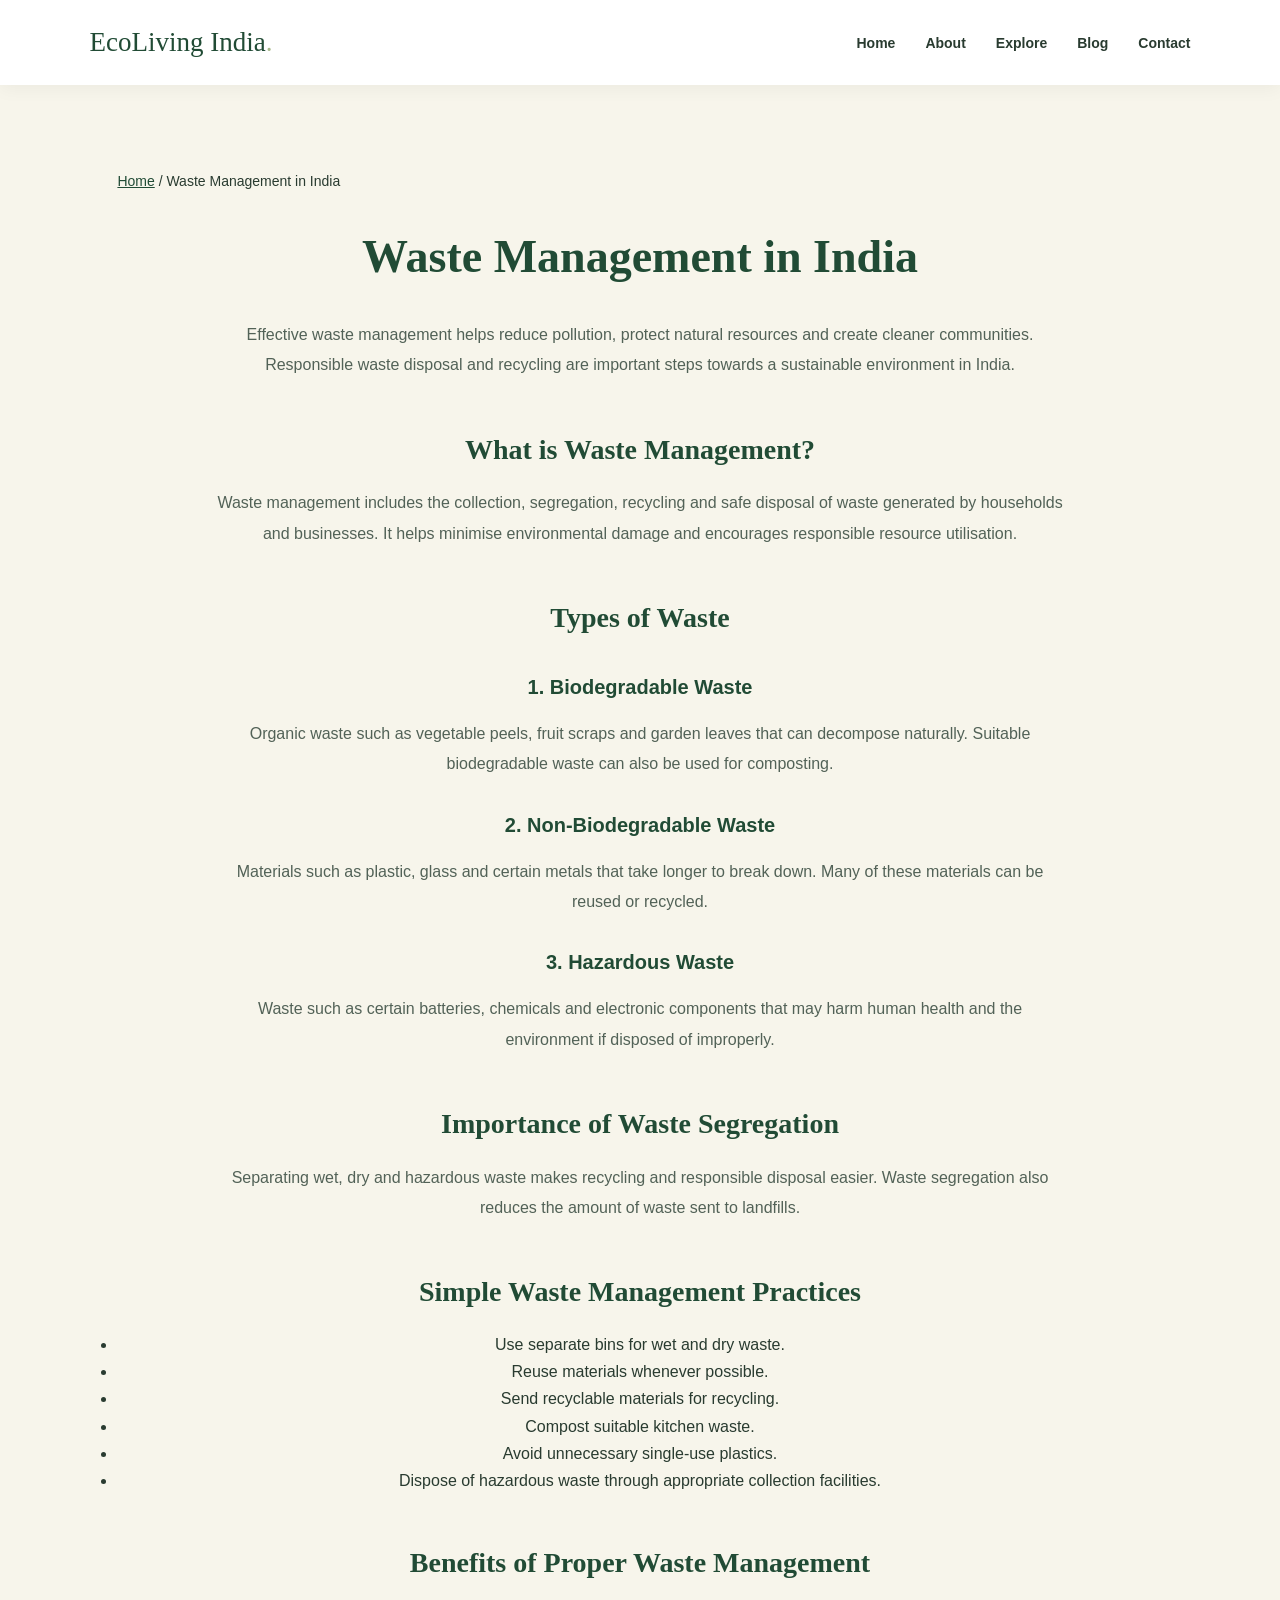
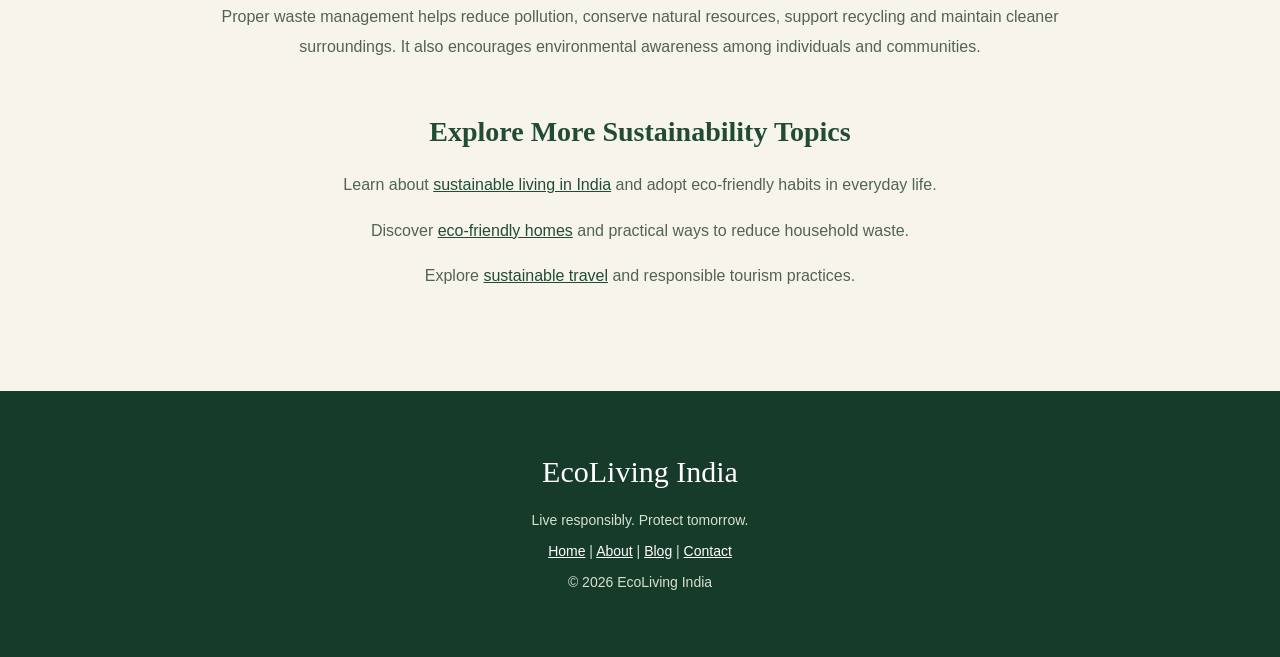
<file: waste-management.html>
<!DOCTYPE html>

<html lang="en">
<head>
<!-- Google Analytics 4 -->
<script async src="https://www.googletagmanager.com/gtag/js?id=G-M5W28MQ7WM"></script>
<script>
  window.dataLayer = window.dataLayer || [];
  function gtag(){dataLayer.push(arguments);}
  gtag('js', new Date());
  gtag('config', 'G-M5W28MQ7WM');
</script>

<meta charset="utf-8"/>
<meta content="width=device-width, initial-scale=1.0" name="viewport"/>
<title>Waste Management in India | EcoLiving India</title>
<meta content="Explore waste management in India, including wet and dry waste segregation, recycling, composting and responsible waste disposal practices." name="description"/>
<meta content="waste management in India, waste segregation, recycling, biodegradable waste, composting" name="keywords"/>
<meta content="index, follow" name="robots"/>
<link href="style.css" rel="stylesheet"/>
<link href="https://meghae23.github.io/ecoliving-india/waste-management.html" rel="canonical"/><meta content="Waste Management in India | EcoLiving India" property="og:title"/><meta content="Explore waste management in India, including wet and dry waste segregation, recycling, composting and responsible waste disposal practices." property="og:description"/><meta content="https://meghae23.github.io/ecoliving-india/waste-management.html" property="og:url"/><meta content="website" property="og:type"/><meta content="EcoLiving India" property="og:site_name"/><meta content="summary" name="twitter:card"/><meta content="Waste Management in India | EcoLiving India" name="twitter:title"/><meta content="Explore waste management in India, including wet and dry waste segregation, recycling, composting and responsible waste disposal practices." name="twitter:description"/><meta content="strict-origin-when-cross-origin" name="referrer"/><script type="application/ld+json">{"@context": "https://schema.org", "@graph": [{"@type": "BreadcrumbList", "itemListElement": [{"@type": "ListItem", "position": 1, "name": "Home", "item": "https://meghae23.github.io/ecoliving-india/"}, {"@type": "ListItem", "position": 2, "name": "Waste Management in India", "item": "https://meghae23.github.io/ecoliving-india/waste-management.html"}]}]}</script></head>
<body>
<header>
<nav class="navbar">
<div class="brand">EcoLiving India<span>.</span></div>
<ul>
<li><a href="./">Home</a></li>
<li><a href="about.html">About</a></li>
<li><a href="./#topics">Explore</a></li>
<li><a href="blog.html">Blog</a></li>
<li><a href="contact.html">Contact</a></li>
</ul>
</nav>
</header>
<main>
<section class="about">
<nav aria-label="Breadcrumb" class="breadcrumbs"><a href="./">Home</a> / <span aria-current="page">Waste Management in India</span></nav><h1>Waste Management in India</h1>
<p>
        Effective waste management helps reduce pollution,
        protect natural resources and create cleaner communities.
        Responsible waste disposal and recycling are important
        steps towards a sustainable environment in India.
    </p>
<h2>What is Waste Management?</h2>
<p>
        Waste management includes the collection,
        segregation, recycling and safe disposal of waste
        generated by households and businesses.
        It helps minimise environmental damage and
        encourages responsible resource utilisation.
    </p>
<h2>Types of Waste</h2>
<h3>1. Biodegradable Waste</h3>
<p>
        Organic waste such as vegetable peels, fruit scraps
        and garden leaves that can decompose naturally.
        Suitable biodegradable waste can also be used
        for composting.
    </p>
<h3>2. Non-Biodegradable Waste</h3>
<p>
        Materials such as plastic, glass and certain metals
        that take longer to break down. Many of these
        materials can be reused or recycled.
    </p>
<h3>3. Hazardous Waste</h3>
<p>
        Waste such as certain batteries, chemicals and
        electronic components that may harm human health
        and the environment if disposed of improperly.
    </p>
<h2>Importance of Waste Segregation</h2>
<p>
        Separating wet, dry and hazardous waste makes
        recycling and responsible disposal easier.
        Waste segregation also reduces the amount
        of waste sent to landfills.
    </p>
<h2>Simple Waste Management Practices</h2>
<ul>
<li>Use separate bins for wet and dry waste.</li>
<li>Reuse materials whenever possible.</li>
<li>Send recyclable materials for recycling.</li>
<li>Compost suitable kitchen waste.</li>
<li>Avoid unnecessary single-use plastics.</li>
<li>Dispose of hazardous waste through appropriate collection facilities.</li>
</ul>
<h2>Benefits of Proper Waste Management</h2>
<p>
        Proper waste management helps reduce pollution,
        conserve natural resources, support recycling
        and maintain cleaner surroundings.
        It also encourages environmental awareness
        among individuals and communities.
    </p>
<h2>Explore More Sustainability Topics</h2>
<p>
        Learn about
        <a href="sustainable-living.html">sustainable living in India</a>
        and adopt eco-friendly habits in everyday life.
    </p>
<p>
        Discover
        <a href="eco-homes.html">eco-friendly homes</a>
        and practical ways to reduce household waste.
    </p>
<p>
        Explore
        <a href="sustainable-travel.html">sustainable travel</a>
        and responsible tourism practices.
    </p>
</section>
</main>
<footer>
<div class="brand">EcoLiving India</div>
<p>Live responsibly. Protect tomorrow.</p>
<p>
<a href="./">Home</a> |
        <a href="about.html">About</a> |
        <a href="blog.html">Blog</a> |
        <a href="contact.html">Contact</a>
</p>
<p>© 2026 EcoLiving India</p>
</footer>
<script src="script.js"></script>
</body>
</html>
</file>
<file: style.css>
/* =================================
   ECOLIVING INDIA - PREMIUM DESIGN
================================= */

:root {
    --forest: #214b35;
    --deep-green: #173b29;
    --sage: #a8b98b;
    --cream: #f7f5eb;
    --white: #ffffff;
    --text: #293b30;
    --muted: #68766b;
    --border: #e4e8dc;
}

* {
    margin: 0;
    padding: 0;
    box-sizing: border-box;
}

html {
    scroll-behavior: smooth;
}

body {
    font-family: 'Segoe UI', Arial, sans-serif;
    background: var(--cream);
    color: var(--text);
    line-height: 1.7;
}

/* NAVIGATION */

header {
    background: rgba(255,255,255,0.97);
    position: sticky;
    top: 0;
    z-index: 1000;
    box-shadow: 0 3px 18px rgba(0,0,0,0.05);
}

.navbar {
    max-width: 1400px;
    margin: auto;
    min-height: 85px;
    padding: 18px 7%;
    display: flex;
    justify-content: space-between;
    align-items: center;
    gap: 25px;
}

.navbar .brand {
    font-family: Georgia, serif;
    font-size: 27px;
    color: var(--forest);
    white-space: nowrap;
}

.navbar .brand span {
    color: var(--sage);
}

.navbar ul {
    display: flex;
    align-items: center;
    gap: 30px;
    list-style: none;
}

.navbar a {
    color: var(--text);
    text-decoration: none;
    font-size: 14px;
    font-weight: 600;
    transition: 0.3s;
}

.navbar a:hover {
    color: #78965c;
}

/* HOMEPAGE HERO */

.hero {
    min-height: 650px;
    display: flex;
    align-items: center;
    padding: 90px 10%;
    background:
    linear-gradient(
        90deg,
        rgba(17,48,32,0.88),
        rgba(17,48,32,0.18)
    ),
    url("forest.webp")
    center/cover no-repeat;
    color: white;
}

.hero-content {
    max-width: 720px;
}

.tagline {
    color: #d6e4b8;
    letter-spacing: 4px;
    font-size: 13px;
    font-weight: 700;
    margin-bottom: 24px;
}

.hero h1 {
    font-family: Georgia, serif;
    font-size: clamp(48px, 6vw, 78px);
    line-height: 1.12;
    margin-bottom: 25px;
}

.hero-content > p:not(.tagline) {
    font-size: 18px;
    max-width: 590px;
    line-height: 1.8;
}

/* BUTTONS */

.btn {
    display: inline-block;
    margin-top: 28px;
    padding: 15px 32px;
    background: var(--sage);
    color: var(--deep-green);
    border-radius: 4px;
    text-decoration: none;
    font-weight: 700;
    transition: 0.3s;
}

.btn:hover {
    background: white;
    transform: translateY(-3px);
}

/* GENERAL SECTIONS */

.about,
.topics {
    max-width: 1250px;
    margin: auto;
    padding: 85px 8%;
    text-align: center;
}

.about h1,
.topics h2 {
    font-family: Georgia, serif;
    color: var(--forest);
    font-size: clamp(32px, 4vw, 46px);
    margin-bottom: 24px;
}

.about h2 {
    color: var(--forest);
    font-family: Georgia, serif;
    font-size: 28px;
    margin-top: 45px;
    margin-bottom: 15px;
}

.about h3 {
    color: var(--forest);
    font-size: 20px;
    margin-top: 28px;
    margin-bottom: 10px;
}

.about p {
    max-width: 850px;
    margin: 15px auto;
    color: var(--muted);
    font-size: 16px;
    line-height: 1.9;
}

/* TOPIC CARDS */

.topic-grid {
    display: grid;
    grid-template-columns: repeat(2, 1fr);
    gap: 28px;
    margin-top: 45px;
}

.topic-card {
    background: white;
    padding: 45px 30px;
    border-radius: 12px;
    border: 1px solid var(--border);
    box-shadow: 0 8px 25px rgba(31,65,43,0.05);
    transition: 0.3s;
}

.topic-card:hover {
    transform: translateY(-7px);
    box-shadow: 0 15px 35px rgba(31,65,43,0.12);
}

.topic-card h3 {
    font-family: Georgia, serif;
    color: var(--forest);
    font-size: 23px;
    margin-bottom: 12px;
}

.topic-card p {
    color: var(--muted);
}

/* CONTACT FORM */

.contact-form {
    max-width: 580px;
    margin: 40px auto;
    display: flex;
    flex-direction: column;
    gap: 13px;
    text-align: left;
}

.contact-form label {
    font-weight: 600;
    color: var(--forest);
}

.contact-form input,
.contact-form textarea {
    width: 100%;
    padding: 16px;
    border: 1px solid var(--border);
    border-radius: 6px;
    background: white;
    font-family: inherit;
    font-size: 15px;
    outline: none;
}

.contact-form input:focus,
.contact-form textarea:focus {
    border-color: var(--forest);
    box-shadow: 0 0 0 3px rgba(33,75,53,0.08);
}

.contact-form button {
    border: none;
    cursor: pointer;
    font-size: 15px;
}

/* FORM RESPONSE */

#form-response {
    color: var(--forest);
    font-weight: 600;
}

/* FOOTER */

footer {
    background: var(--deep-green);
    color: white;
    padding: 55px 20px;
    text-align: center;
}

footer .brand {
    font-family: Georgia, serif;
    font-size: 30px;
    margin-bottom: 12px;
}

footer p {
    color: #d5e0d4;
    margin: 7px 0;
    font-size: 14px;
}

/* RESPONSIVE DESIGN */

@media (max-width: 768px) {

    .navbar {
        flex-direction: column;
        padding: 20px;
    }

    .navbar ul {
        justify-content: center;
        flex-wrap: wrap;
        gap: 15px;
    }

    .hero {
        min-height: 520px;
        padding: 65px 7%;
    }

    .hero h1 {
        font-size: 46px;
    }

    .topic-grid {
        grid-template-columns: 1fr;
    }

    .about,
    .topics {
        padding: 60px 7%;
    }
}

@media (max-width: 420px) {

    .navbar .brand {
        font-size: 23px;
    }

    .navbar ul {
        gap: 12px;
    }

    .navbar a {
        font-size: 12px;
    }

    .hero h1 {
        font-size: 39px;
    }

    .hero-content > p:not(.tagline) {
        font-size: 15px;
    }
}

/* Clickable topic cards */

.topic-card {
    display: block;
    text-decoration: none;
    color: var(--text);
}

.topic-card h3 {
    color: var(--forest);
}

.topic-card p {
    color: var(--muted);
}

.topic-card:focus-visible,
.navbar a:focus-visible {
    outline: 3px solid var(--sage);
    outline-offset: 4px;
}

.breadcrumbs {text-align:left;font-size:14px;margin-bottom:24px;color:#293b30;}
.breadcrumbs a, .about p a {color:#214b35;text-decoration:underline;}
footer a {color:#fff;}
.about p {color:#526257;}
</file>
